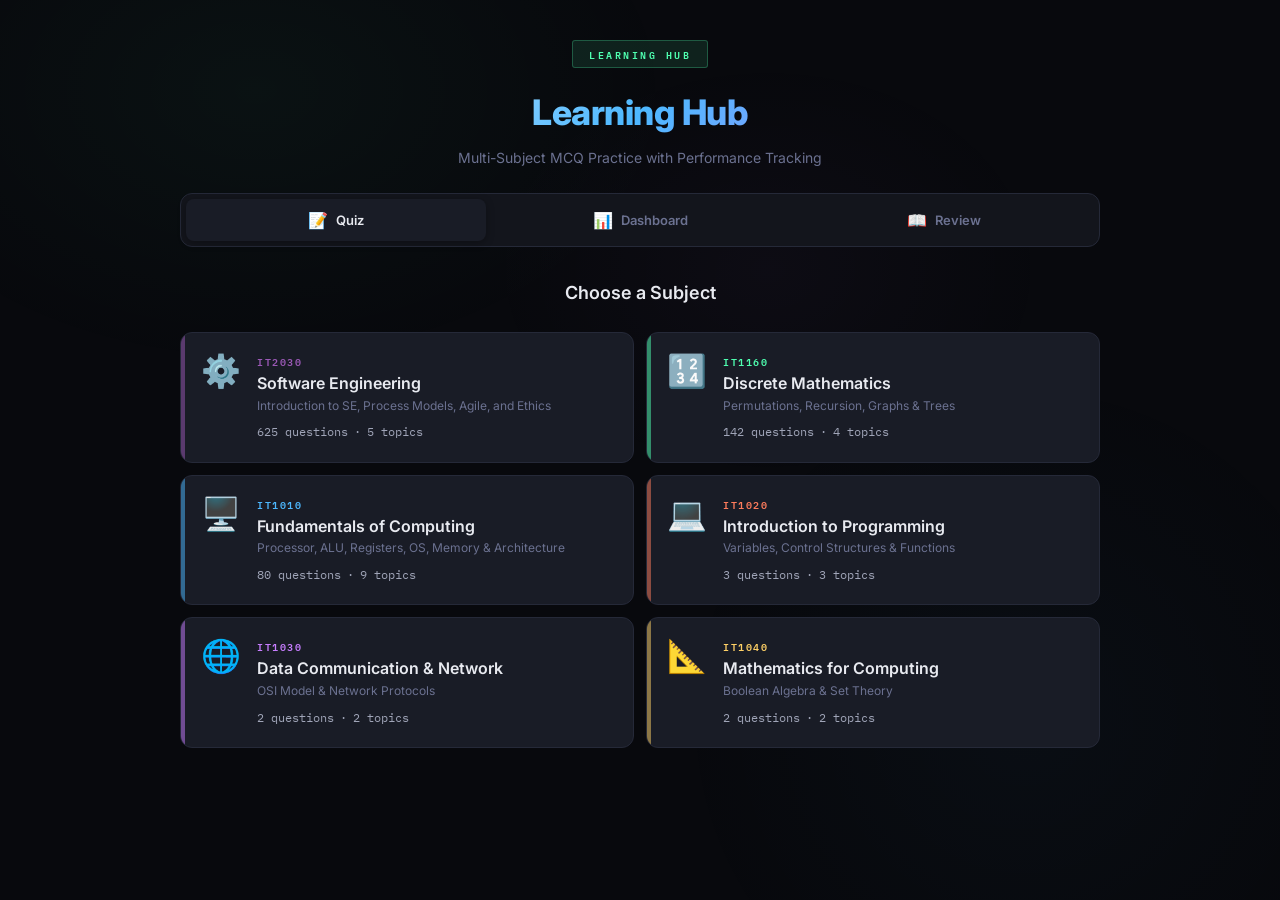
<file: index.html>
<!DOCTYPE html>
<html lang="en">
<head>
  <meta charset="UTF-8">
  <meta name="viewport" content="width=device-width, initial-scale=1.0">
  <title>Learning Hub — MCQ Practice Platform</title>
  <meta name="description" content="Interactive MCQ quiz platform for university courses. Track your performance, identify weak areas, and master multiple subjects.">
  <link rel="stylesheet" href="styles.css">
</head>
<body>

<div id="app">

  <!-- ═══ HEADER ═══ -->
  <header class="app-header">
    <span class="badge" id="headerBadge">LEARNING HUB</span>
    <h1>Learning Hub</h1>
    <p id="headerSubtitle">Multi-Subject MCQ Practice with Performance Tracking</p>
  </header>

  <!-- ═══ NAVIGATION ═══ -->
  <nav class="nav-tabs" id="navTabs">
    <button class="nav-tab active" data-view="quiz" id="tab-quiz">
      <span class="tab-icon">📝</span>
      <span class="tab-label">Quiz</span>
    </button>
    <button class="nav-tab" data-view="dashboard" id="tab-dashboard">
      <span class="tab-icon">📊</span>
      <span class="tab-label">Dashboard</span>
    </button>
    <button class="nav-tab" data-view="review" id="tab-review">
      <span class="tab-icon">📖</span>
      <span class="tab-label">Review</span>
    </button>
  </nav>

  <!-- ═══════════════════════════════════════
       VIEW 1: QUIZ
       ═══════════════════════════════════════ -->
  <section class="view active" id="view-quiz">

    <!-- Subject Selector -->
    <div class="subject-selector" id="subjectSelector">
      <h2>Choose a Subject</h2>
      <div class="subject-grid" id="subjectGrid">
        <!-- Dynamically populated -->
      </div>
    </div>

    <!-- Topic Selector (hidden until subject is chosen) -->
    <div class="topic-selector" id="topicSelector" style="display:none;">
      <div class="topic-selector-header">
        <button class="btn btn-back" id="btnBackToSubjects">← Subjects</button>
        <h2 id="topicSelectorTitle">Choose Topics</h2>
      </div>
      <div class="topic-grid" id="topicGrid">
        <!-- Dynamically populated -->
      </div>

      <div class="quiz-controls">
        <button class="btn btn-primary" id="btnStartQuiz" disabled>
          ▶ Start Quiz
        </button>
        <button class="btn btn-weak" id="btnWeakQuiz" style="display:none;">
          🔥 Focus on Weak Areas
        </button>
        <button class="btn btn-secondary" id="btnQuizSettings">
          ⚙ Settings
        </button>
      </div>

      <!-- Settings Panel (hidden by default) -->
      <div class="settings-panel" id="settingsPanel" style="display:none; margin-top:1rem;">
        <div style="background:var(--card); border:1px solid var(--border); border-radius:var(--radius); padding:1.25rem;">
          <label style="display:flex; align-items:center; gap:10px; font-size:14px; color:var(--text-secondary); cursor:pointer;">
            <span style="color:var(--text);">Questions per quiz:</span>
            <input type="number" id="quizLength" value="10" min="0" max="1000" style="background:var(--surface); border:1px solid var(--border); color:var(--text); padding:6px 12px; border-radius:var(--radius-xs); font-family:inherit; width: 80px; cursor:text;">
            <span style="color:var(--text-secondary); font-size:12px; margin-left:8px;">(Type 0 for All)</span>
          </label>
          <label style="display:flex; align-items:center; gap:10px; font-size:14px; color:var(--text-secondary); margin-top:10px; cursor:pointer;">
            <input type="checkbox" id="shuffleOptions" checked style="accent-color:var(--accent-blue); width:16px; height:16px;">
            <span>Shuffle answer options</span>
          </label>
        </div>
      </div>
    </div>

    <!-- Quiz Area (hidden until quiz starts) -->
    <div class="quiz-area" id="quizArea">

      <!-- Progress -->
      <div class="quiz-progress">
        <div class="progress-bar-track">
          <div class="progress-bar-fill" id="progressFill" style="width:0%"></div>
        </div>
        <span class="progress-text" id="progressText">0 / 0</span>
        <span class="quiz-score-live" id="scoreLive">✓ 0</span>
        <div class="streak-indicator" id="streakIndicator" style="display:none;">
          <span class="streak-fire">🔥</span>
          <span id="streakCount">0</span>
        </div>
      </div>

      <!-- Question -->
      <div id="questionContainer">
        <!-- Dynamically populated -->
      </div>

    </div>

    <!-- Results Screen (hidden until quiz ends) -->
    <div class="results-screen" id="resultsScreen" style="display:none;">
      <!-- Dynamically populated -->
    </div>

  </section>

  <!-- ═══════════════════════════════════════
       VIEW 2: DASHBOARD
       ═══════════════════════════════════════ -->
  <section class="view" id="view-dashboard">

    <div class="dashboard-header">
      <h2>📊 Performance Dashboard</h2>
      <p>Track your progress and identify areas that need more practice</p>
    </div>

    <!-- Overview Stats -->
    <div class="overview-grid" id="overviewGrid">
      <!-- Dynamically populated -->
    </div>

    <!-- Topic Breakdown -->
    <div class="section-title">
      <span class="section-icon">📋</span>
      Topic Breakdown
    </div>
    <div class="topic-breakdown" id="topicBreakdown">
      <!-- Dynamically populated -->
    </div>

    <!-- 🔥 Focus Mode Banner (shown when weak questions exist) -->
    <div class="focus-mode-banner" id="focusBanner" style="display:none;">
      <div class="focus-banner-glow"></div>
      <div class="focus-banner-content">
        <div class="focus-banner-left">
          <span class="focus-banner-icon">🔥</span>
          <div>
            <div class="focus-banner-title">Focus Mode</div>
            <div class="focus-banner-desc" id="focusBannerDesc">You have weak questions that need practice</div>
          </div>
        </div>
        <button class="btn btn-focus" id="btnDashboardFocus">
          ▶ Practice Weak Questions
        </button>
      </div>
    </div>

    <!-- Weak Questions -->
    <div class="weak-questions-section" id="weakQuestionsSection">
      <div class="section-title">
        <span class="section-icon">⚠️</span>
        Weak Questions
        <span style="font-size:12px; color:var(--text-muted); font-weight:400; margin-left:8px;">
          (answered wrong 2+ times)
        </span>
      </div>
      <div class="weak-q-list" id="weakQList">
        <!-- Dynamically populated -->
      </div>
    </div>

    <!-- Reset -->
    <div style="margin-top:2.5rem; text-align:center;">
      <button class="btn btn-danger btn-sm" id="btnResetData">🗑 Reset All Data</button>
    </div>

  </section>

  <!-- ═══════════════════════════════════════
       VIEW 3: REVIEW / HISTORY
       ═══════════════════════════════════════ -->
  <section class="view" id="view-review">

    <div class="review-header">
      <h2>📖 Quiz History</h2>
      <p>Review your past quiz attempts and see detailed results</p>
    </div>

    <div class="history-list" id="historyList">
      <!-- Dynamically populated -->
    </div>

  </section>

</div>

<script src="questions.js"></script>
<script src="app.js"></script>

</body>
</html>
</file>
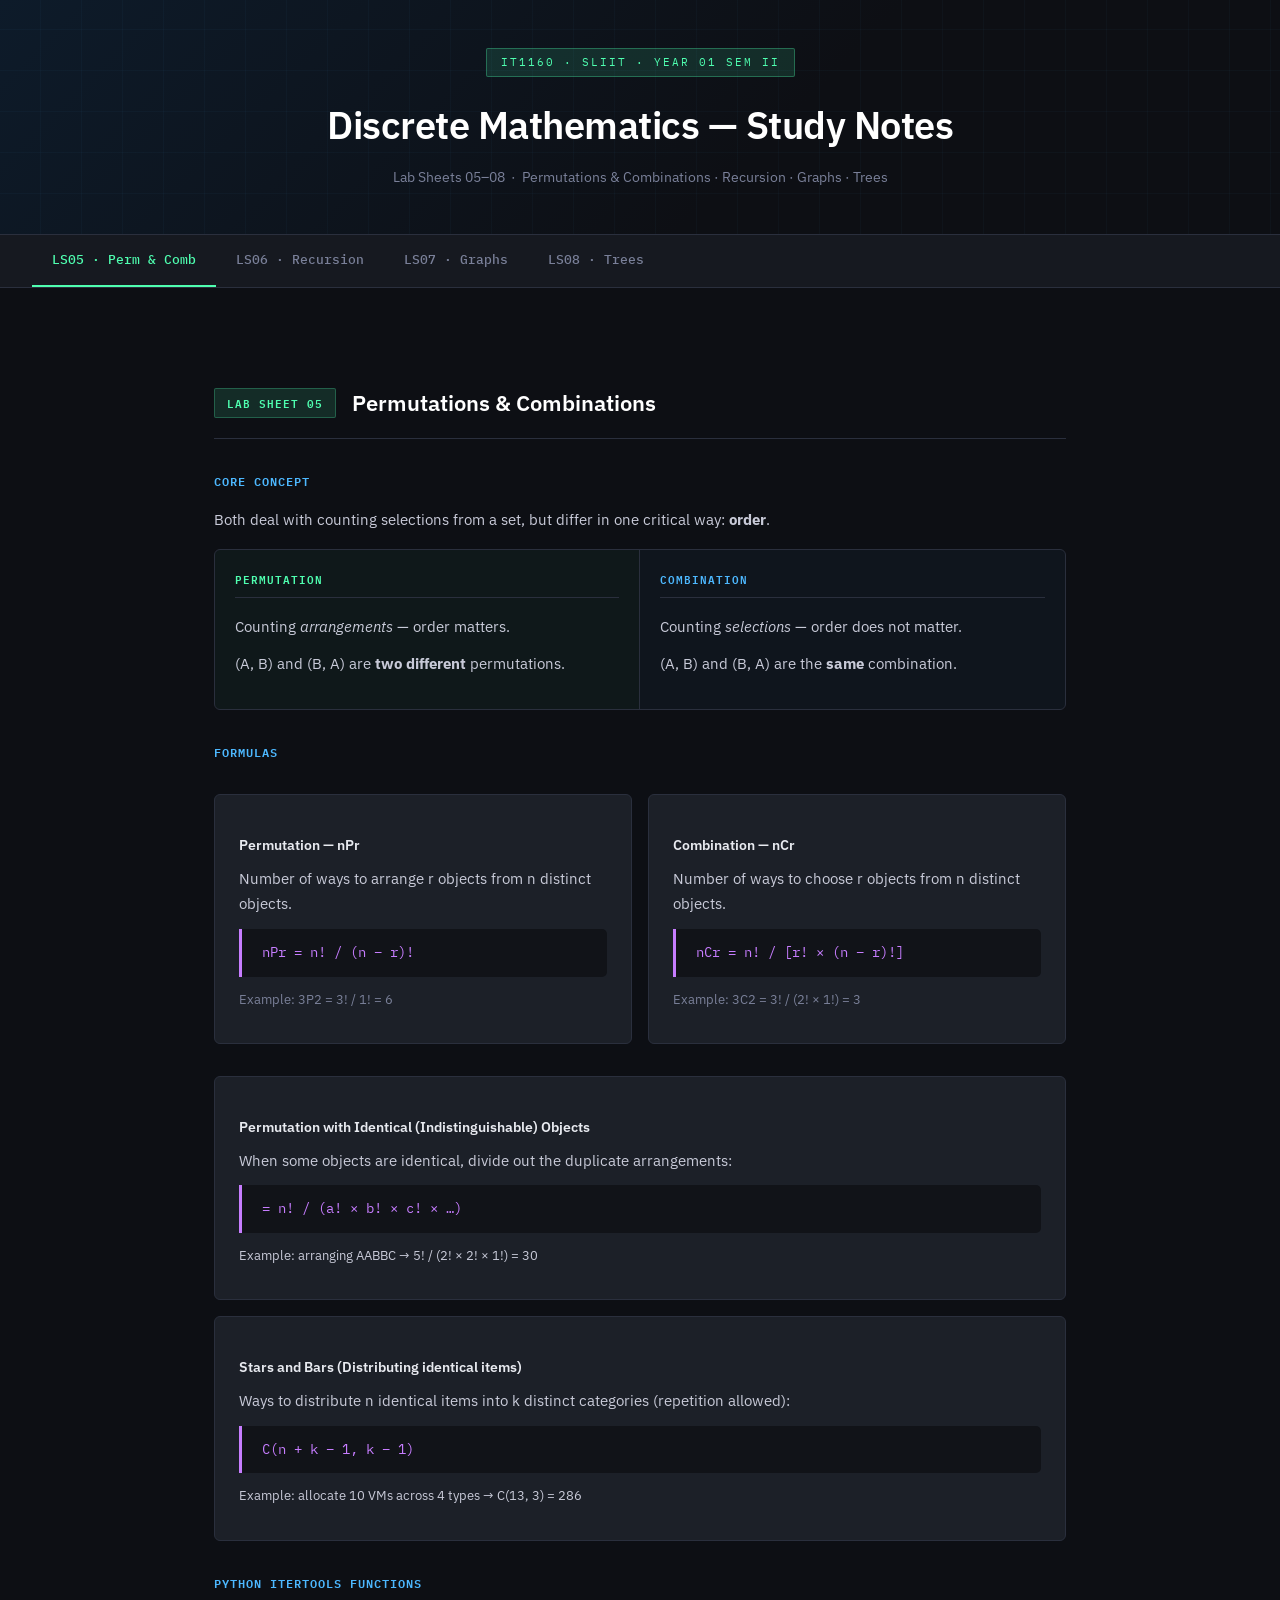
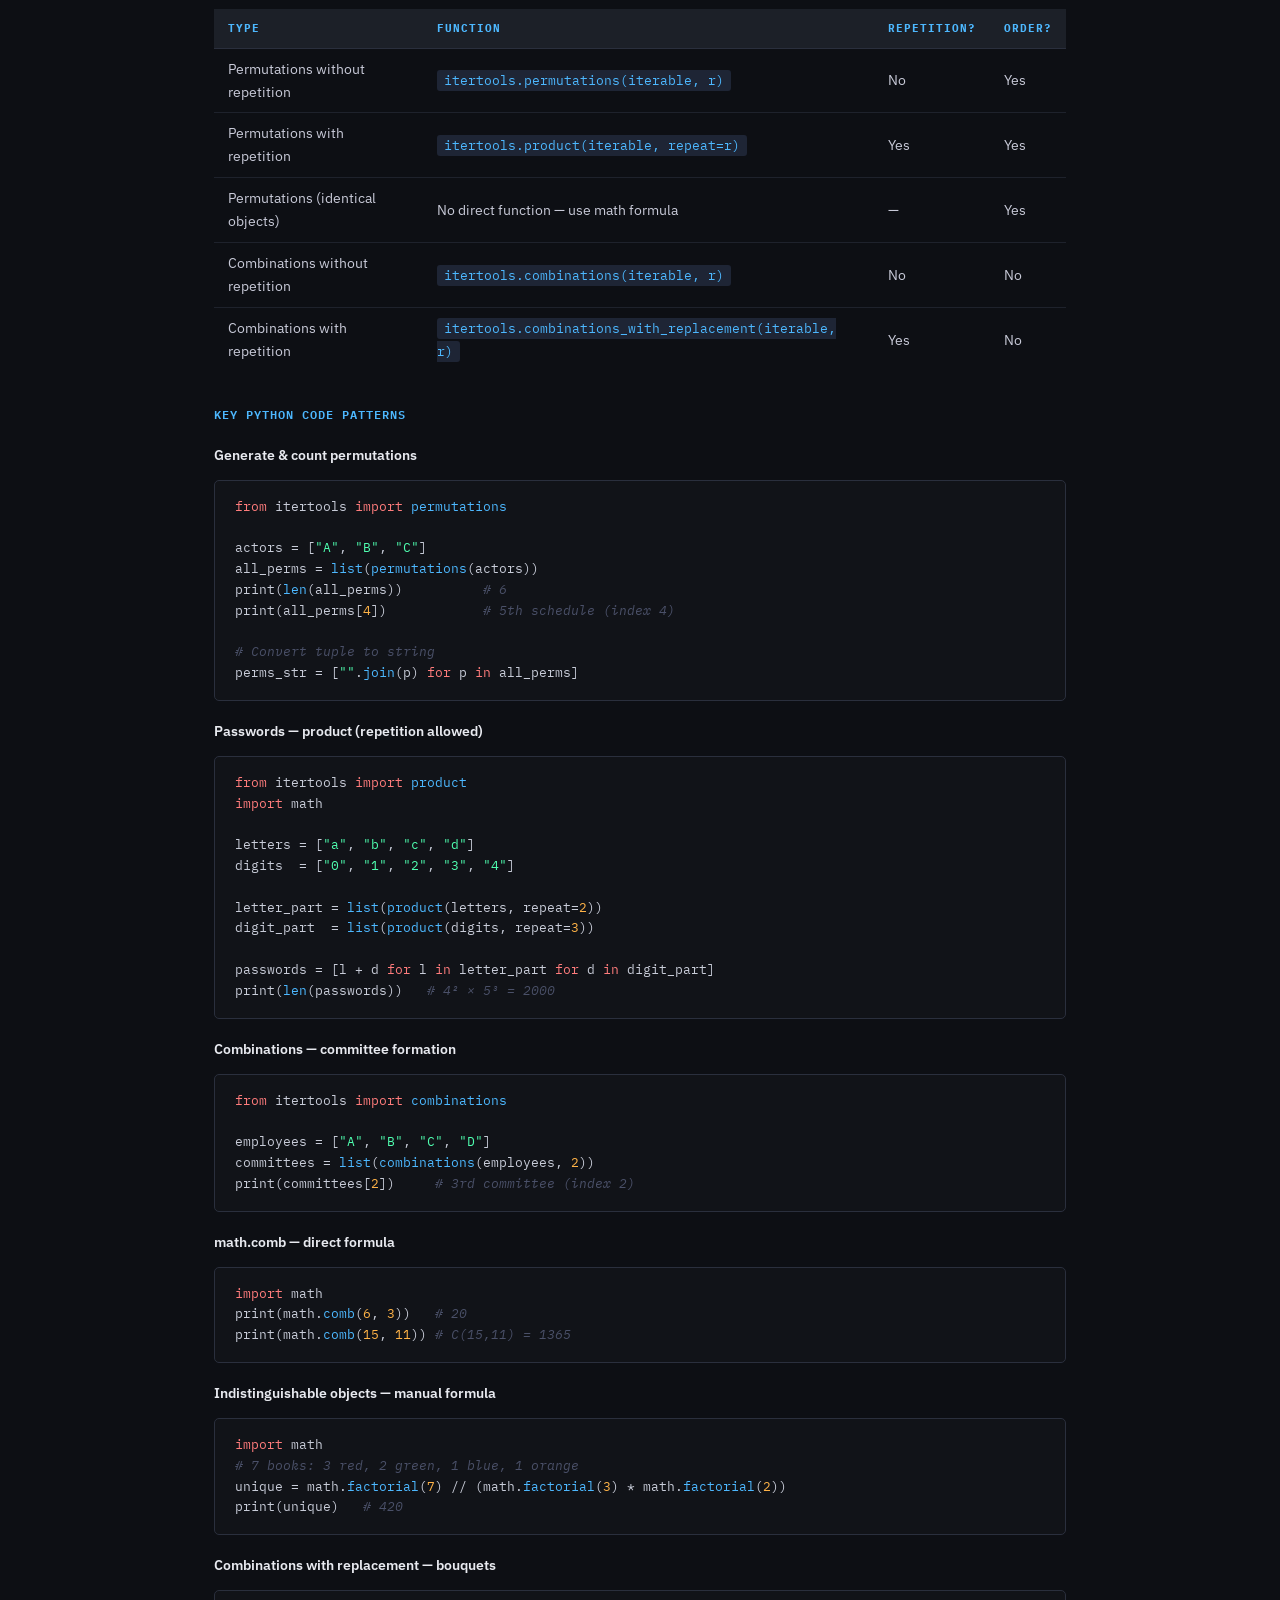
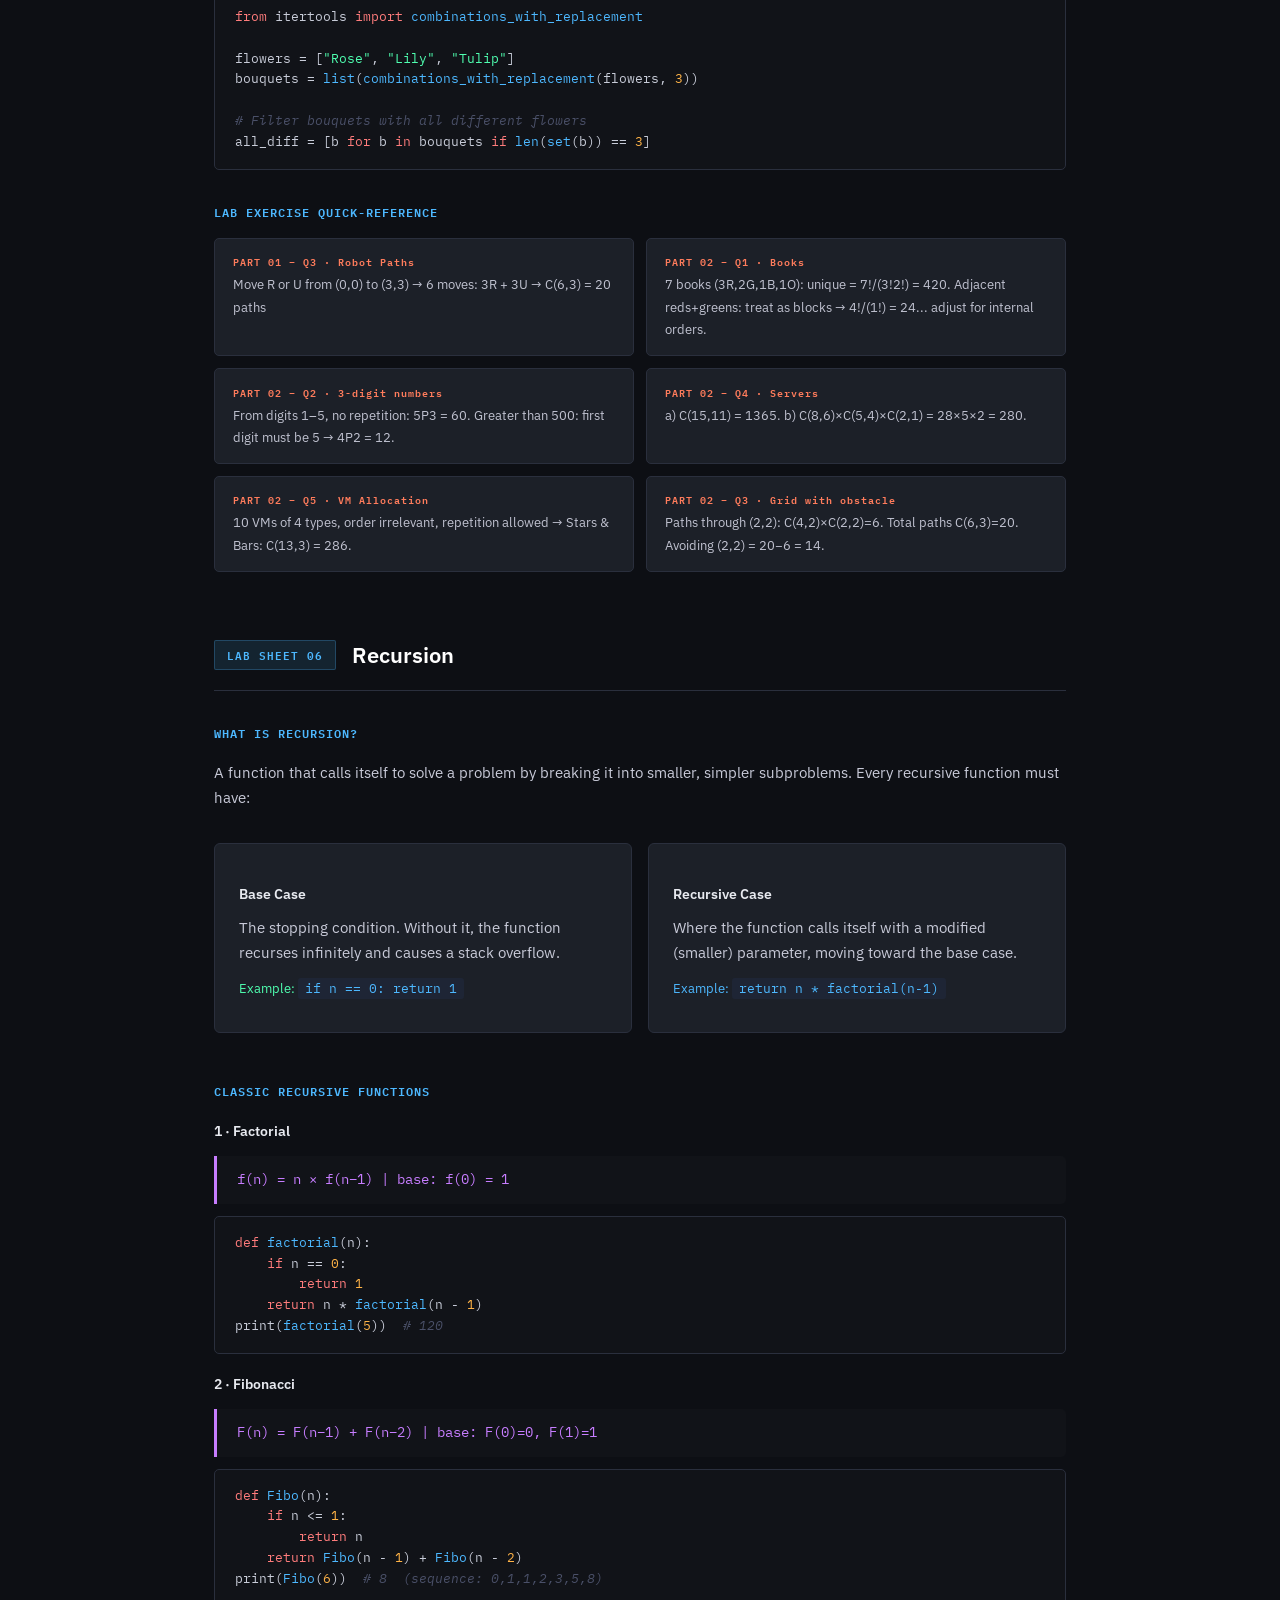
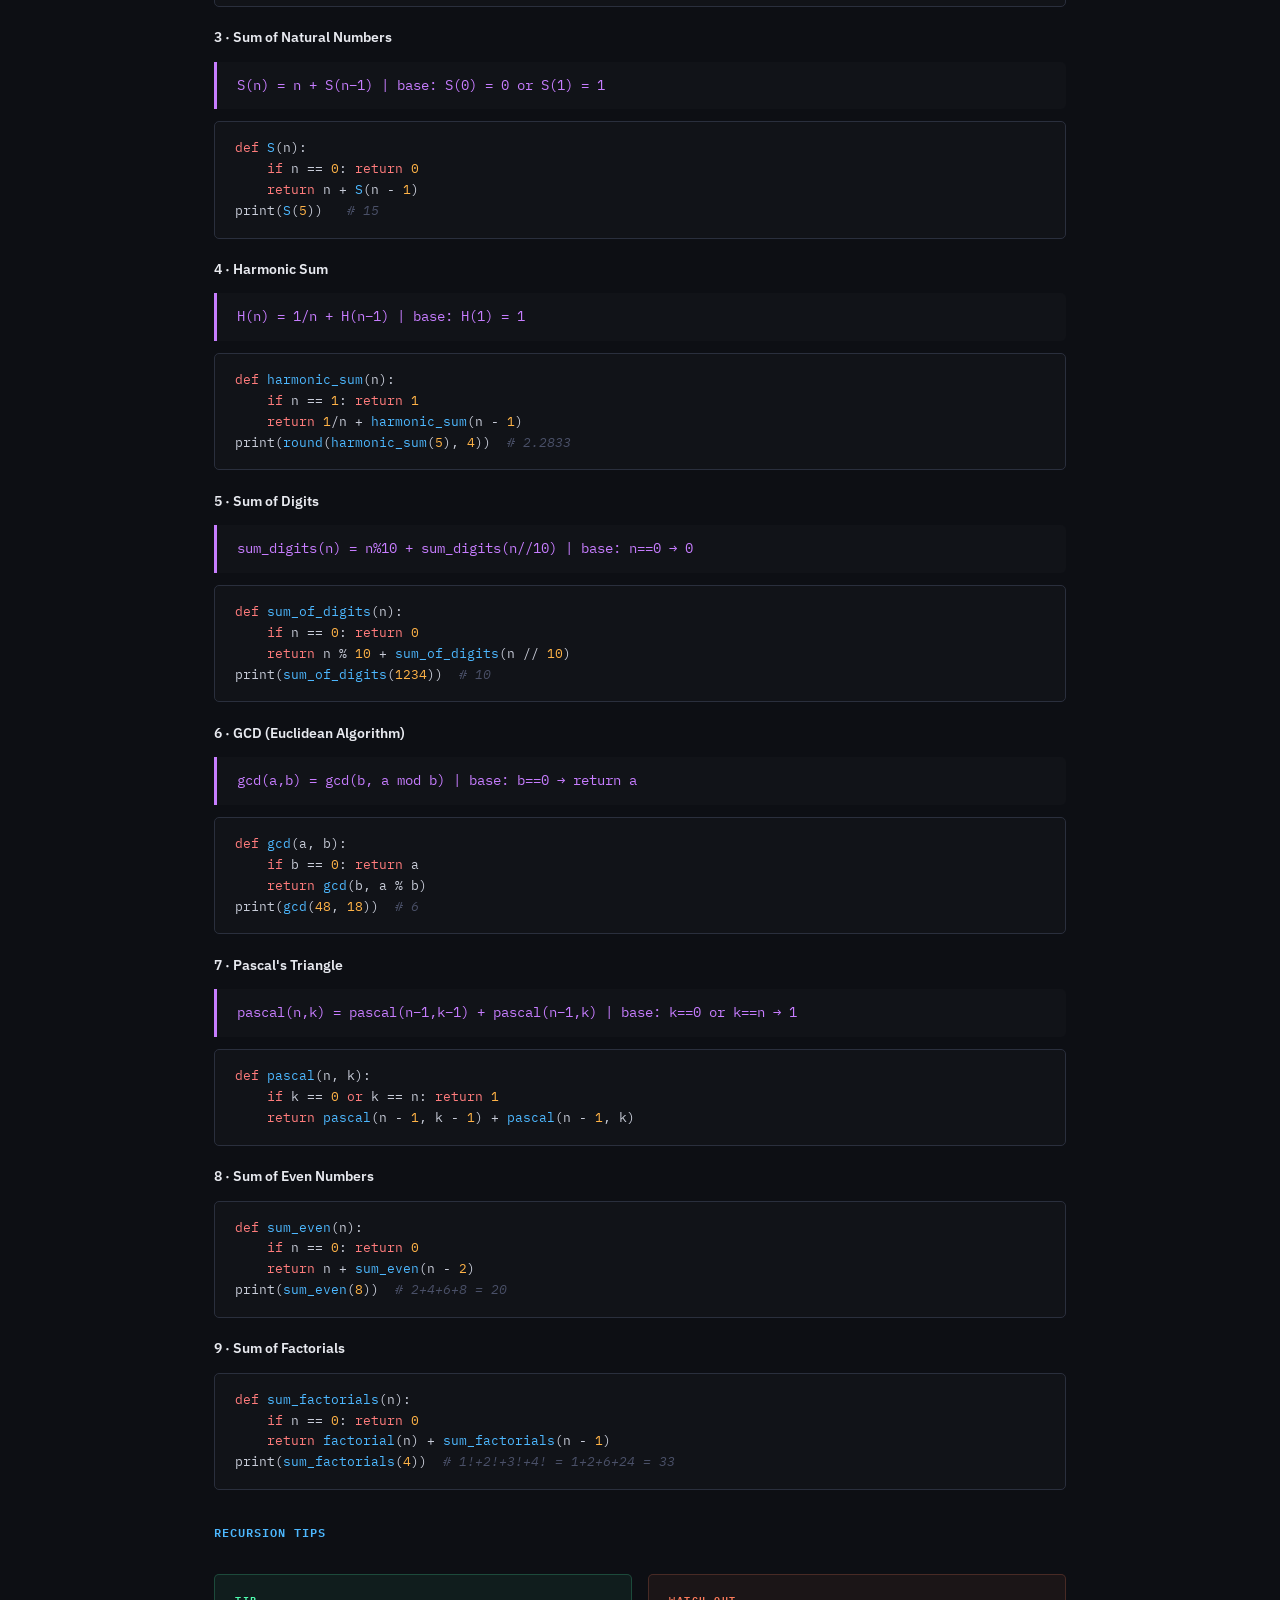
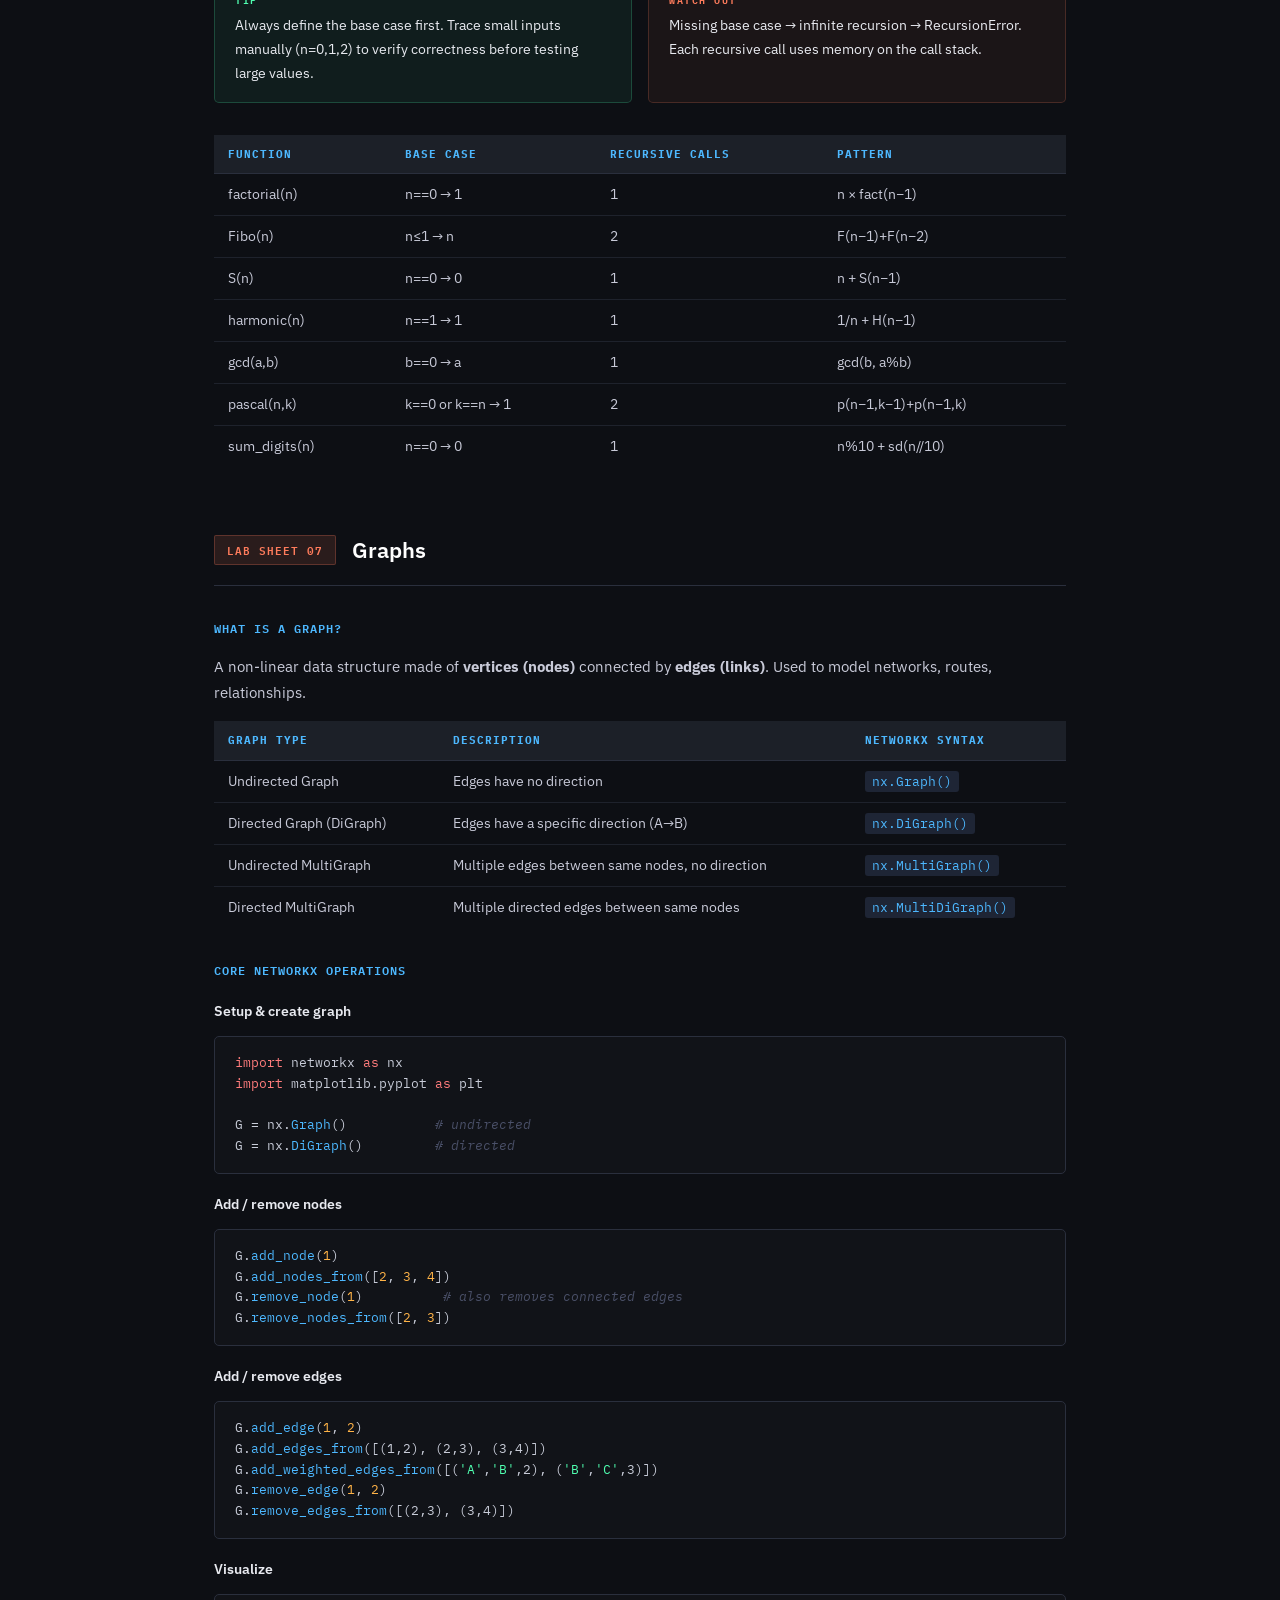
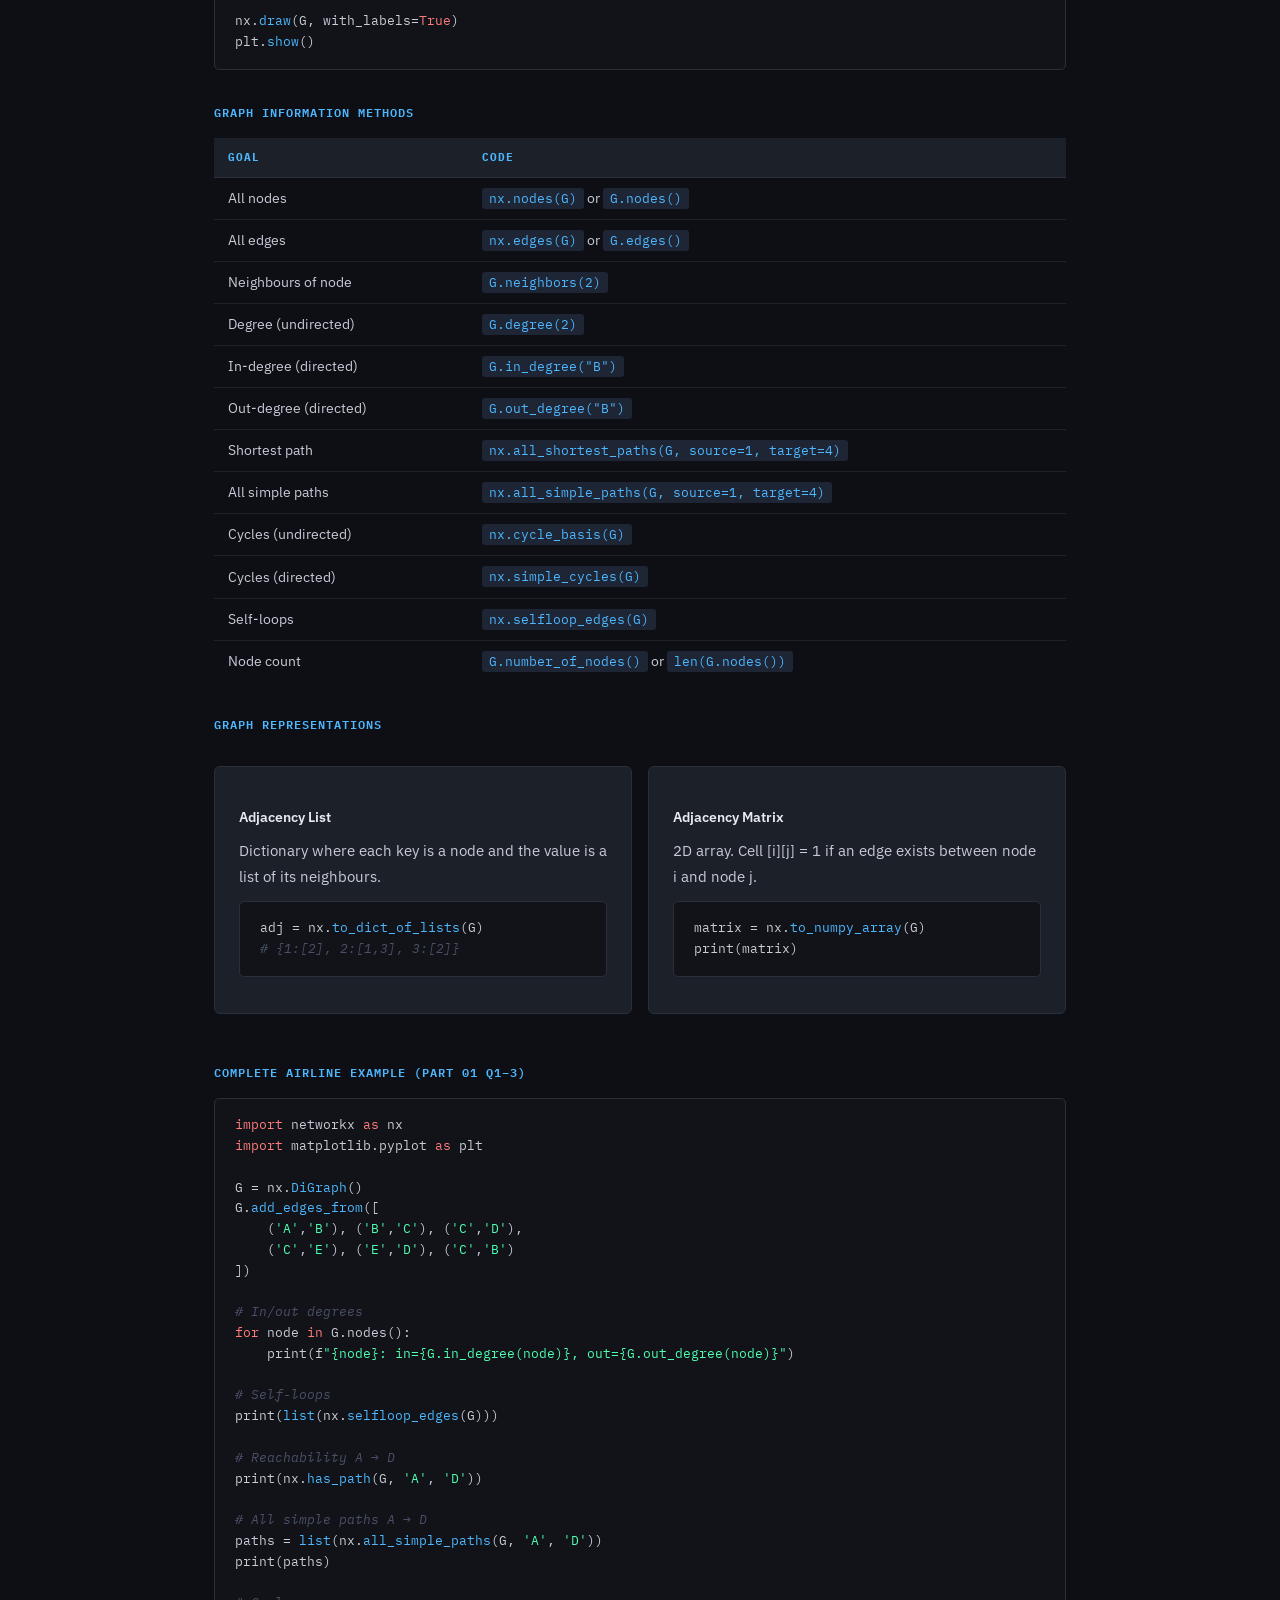
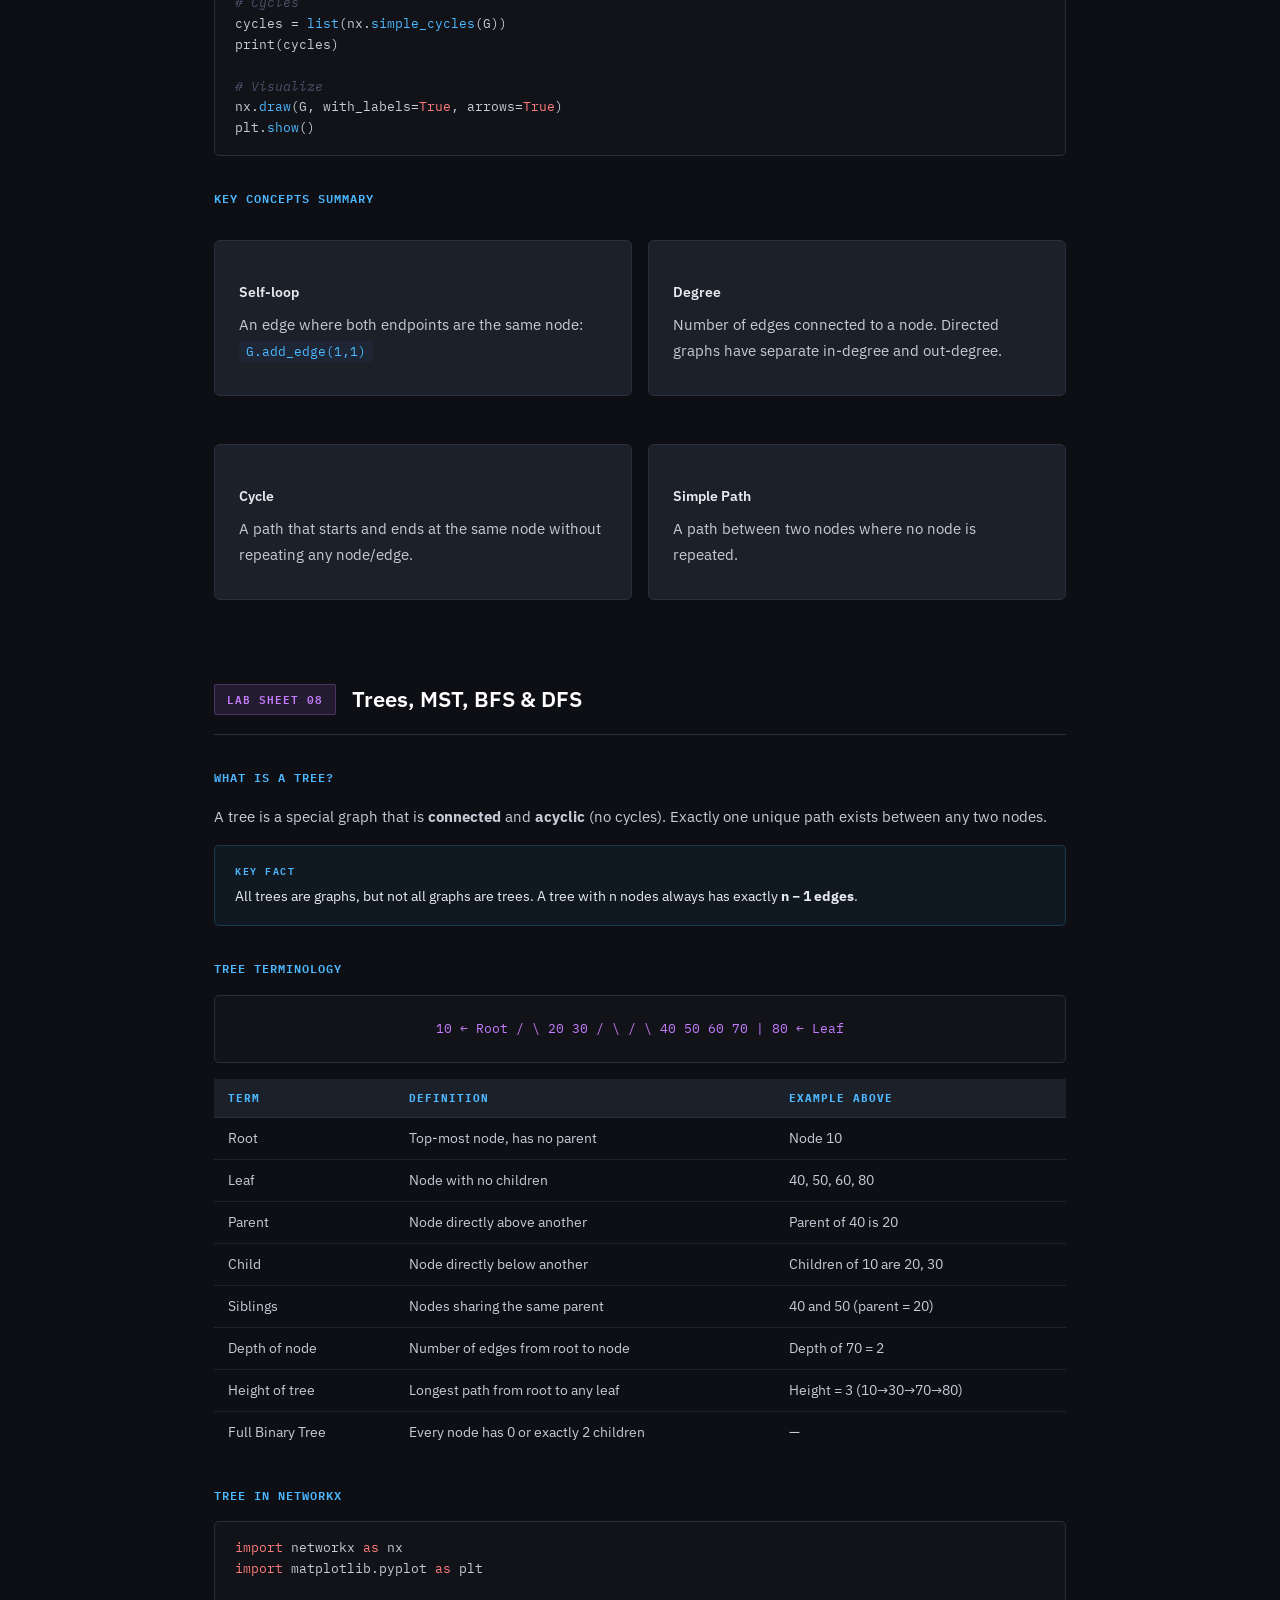
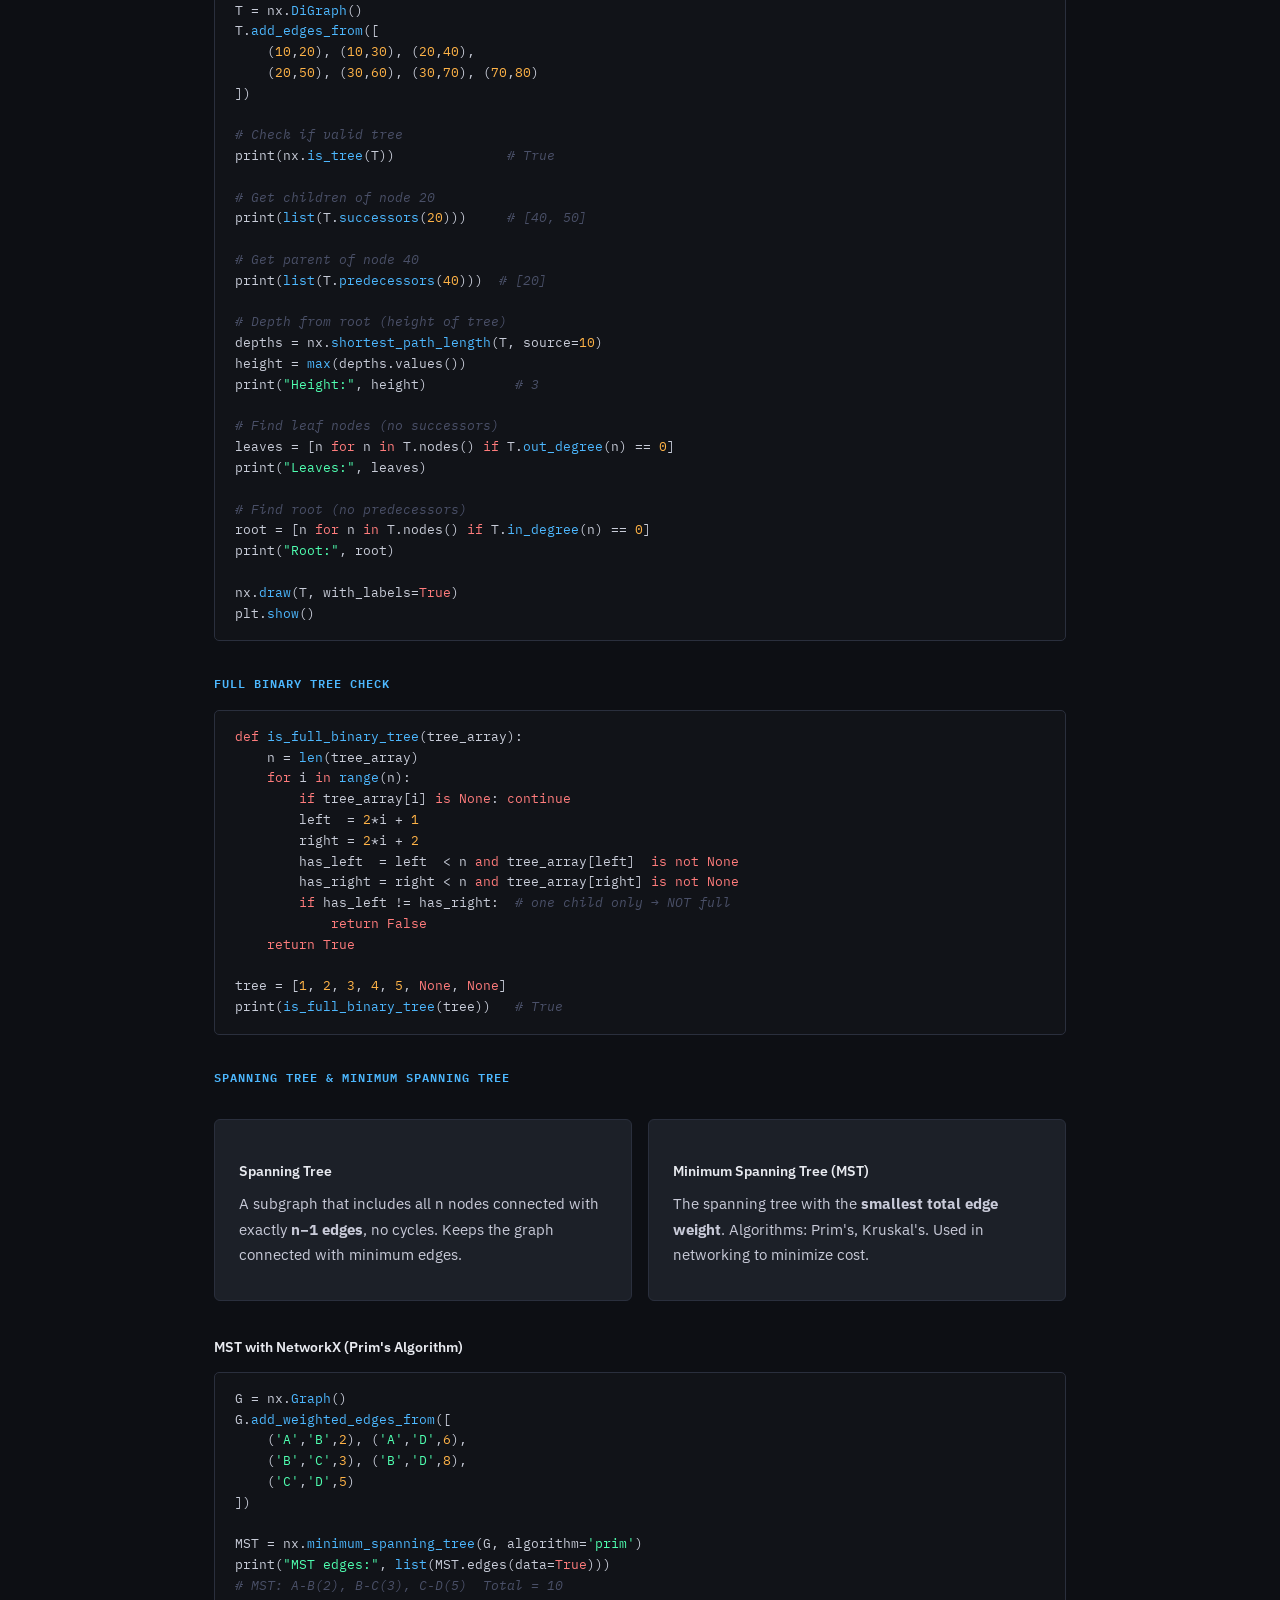
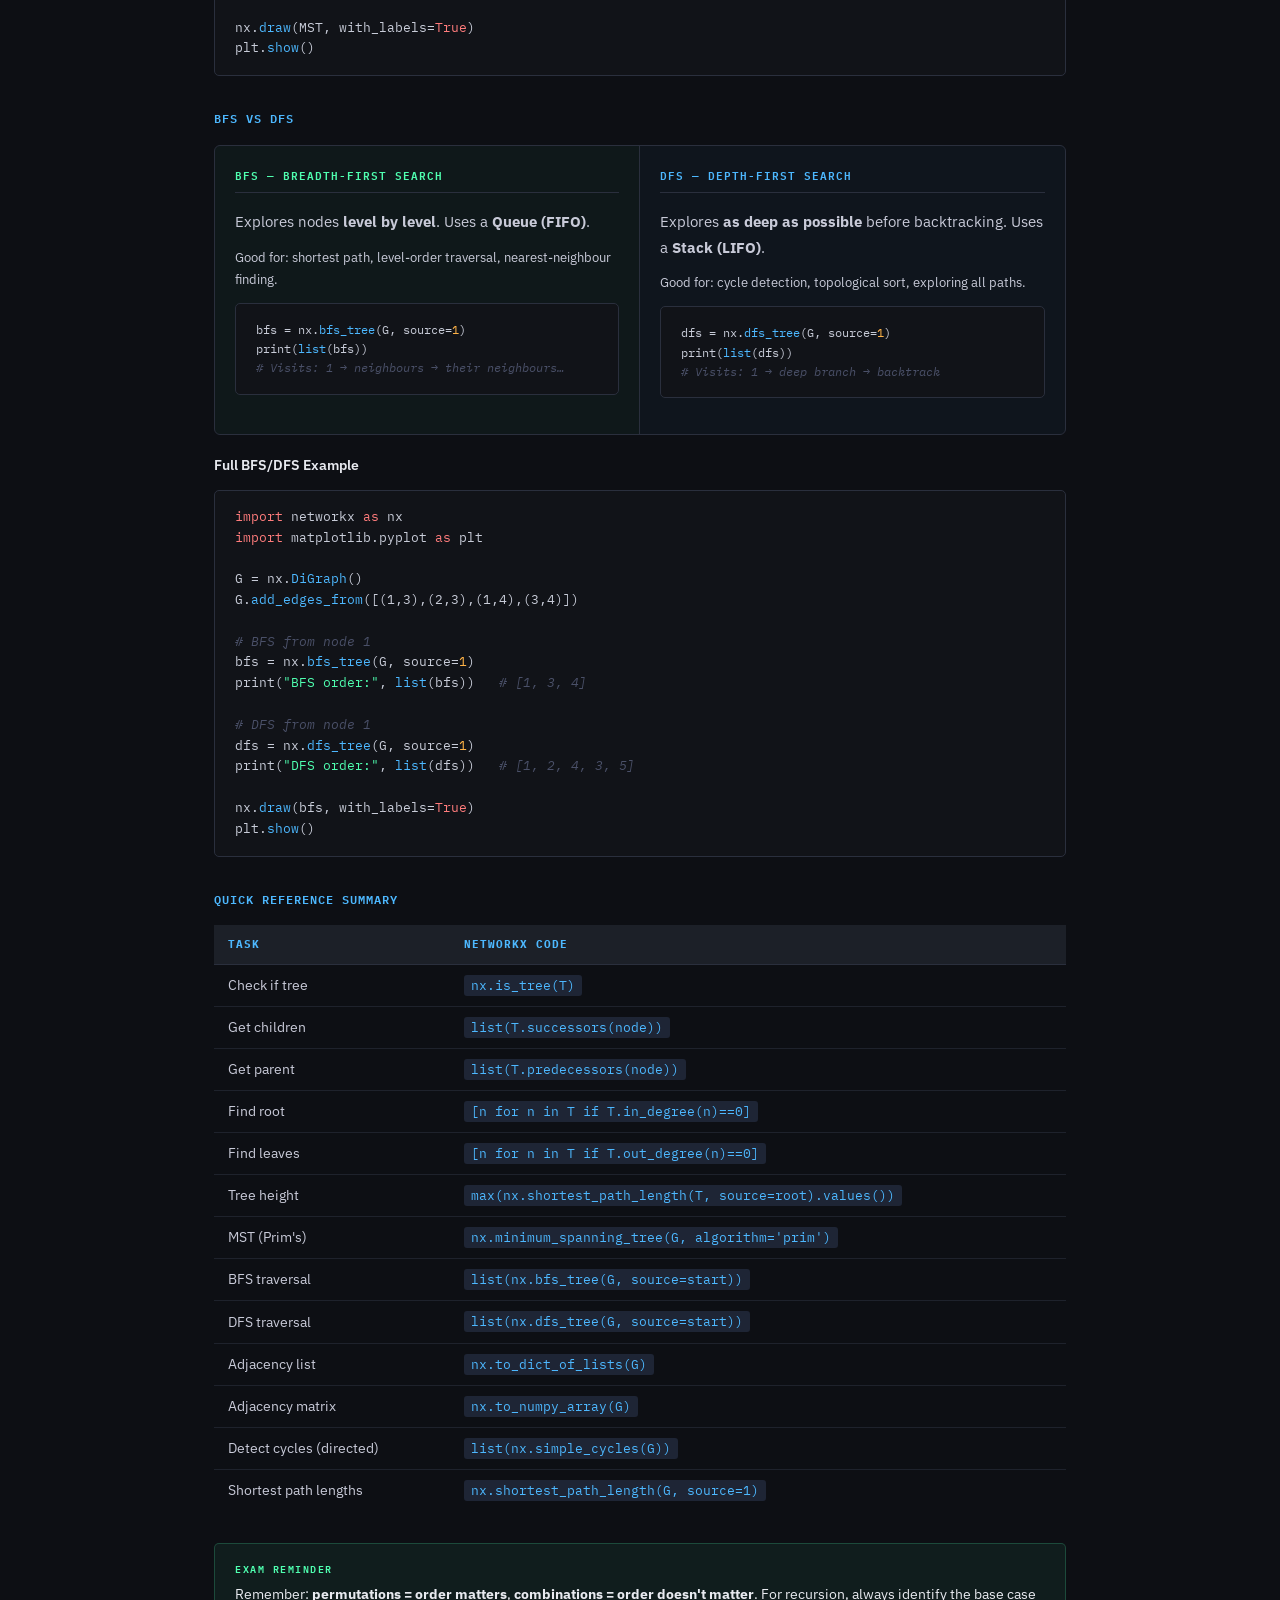
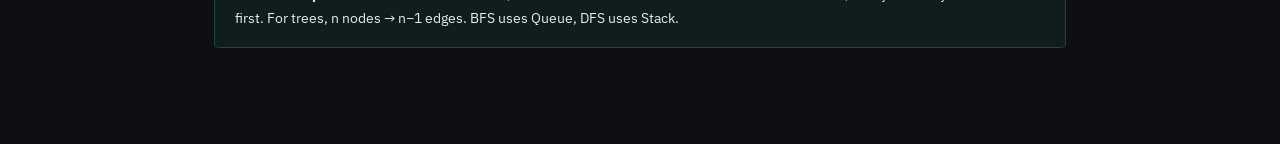
<file: DM_Notes_LabSheets05_08.html>
<!DOCTYPE html>
<html lang="en">
<head>
<meta charset="UTF-8">
<meta name="viewport" content="width=device-width, initial-scale=1.0">
<title>IT1160 – Discrete Mathematics Notes</title>
<link href="https://fonts.googleapis.com/css2?family=IBM+Plex+Mono:wght@400;600&family=IBM+Plex+Sans:wght@300;400;500;600&display=swap" rel="stylesheet">
<style>
  :root {
    --bg: #0d0f14;
    --surface: #161920;
    --card: #1c2028;
    --border: #2a2f3d;
    --accent1: #4fffb0;
    --accent2: #4db8ff;
    --accent3: #ff7c5c;
    --accent4: #c77dff;
    --text: #e8eaf0;
    --muted: #7a8099;
    --code-bg: #111318;
    --tag-bg: #1e2535;
  }
  * { box-sizing: border-box; margin: 0; padding: 0; }
  body {
    background: var(--bg);
    color: var(--text);
    font-family: 'IBM Plex Sans', sans-serif;
    font-size: 15px;
    line-height: 1.7;
  }

  /* --- Header --- */
  header {
    background: linear-gradient(135deg, #0d1b2a 0%, #0d0f14 60%);
    border-bottom: 1px solid var(--border);
    padding: 3rem 2rem 2rem;
    text-align: center;
    position: relative;
    overflow: hidden;
  }
  header::before {
    content: '';
    position: absolute; inset: 0;
    background: repeating-linear-gradient(90deg, transparent, transparent 40px, rgba(77,184,255,0.03) 40px, rgba(77,184,255,0.03) 41px),
                repeating-linear-gradient(0deg, transparent, transparent 40px, rgba(77,184,255,0.03) 40px, rgba(77,184,255,0.03) 41px);
  }
  header .badge {
    display: inline-block;
    background: rgba(79,255,176,0.12);
    color: var(--accent1);
    border: 1px solid rgba(79,255,176,0.3);
    font-family: 'IBM Plex Mono', monospace;
    font-size: 11px;
    letter-spacing: 2px;
    padding: 4px 14px;
    border-radius: 2px;
    margin-bottom: 1rem;
    text-transform: uppercase;
  }
  header h1 {
    font-size: clamp(1.5rem, 4vw, 2.4rem);
    font-weight: 600;
    color: #fff;
    letter-spacing: -0.5px;
    margin-bottom: 0.5rem;
    position: relative;
  }
  header p {
    color: var(--muted);
    font-size: 14px;
  }

  /* --- Nav --- */
  nav {
    background: var(--surface);
    border-bottom: 1px solid var(--border);
    padding: 0 2rem;
    display: flex;
    gap: 0;
    overflow-x: auto;
    position: sticky;
    top: 0;
    z-index: 100;
  }
  nav a {
    color: var(--muted);
    text-decoration: none;
    font-size: 13px;
    font-weight: 500;
    padding: 14px 20px;
    white-space: nowrap;
    border-bottom: 2px solid transparent;
    transition: color 0.2s, border-color 0.2s;
    font-family: 'IBM Plex Mono', monospace;
  }
  nav a:hover { color: var(--text); border-bottom-color: var(--accent2); }
  nav a.l5 { border-bottom-color: var(--accent1); color: var(--accent1); }

  /* --- Layout --- */
  main { max-width: 900px; margin: 0 auto; padding: 2.5rem 1.5rem 5rem; }

  /* --- Section headers --- */
  .lab-header {
    display: flex;
    align-items: center;
    gap: 1rem;
    margin: 3.5rem 0 1.5rem;
    padding-bottom: 1rem;
    border-bottom: 1px solid var(--border);
  }
  .lab-num {
    font-family: 'IBM Plex Mono', monospace;
    font-size: 11px;
    font-weight: 600;
    padding: 5px 12px;
    border-radius: 2px;
    letter-spacing: 1px;
    white-space: nowrap;
  }
  .l5 .lab-num { background: rgba(79,255,176,0.12); color: var(--accent1); border: 1px solid rgba(79,255,176,0.25); }
  .l6 .lab-num { background: rgba(77,184,255,0.12); color: var(--accent2); border: 1px solid rgba(77,184,255,0.25); }
  .l7 .lab-num { background: rgba(255,124,92,0.12); color: var(--accent3); border: 1px solid rgba(255,124,92,0.25); }
  .l8 .lab-num { background: rgba(199,125,255,0.12); color: var(--accent4); border: 1px solid rgba(199,125,255,0.25); }
  .lab-header h2 { font-size: 1.4rem; font-weight: 600; color: #fff; }

  /* --- Sub-section --- */
  .section { margin: 2rem 0; }
  .section h3 {
    font-size: 1rem;
    font-weight: 600;
    color: var(--accent2);
    text-transform: uppercase;
    letter-spacing: 1px;
    margin-bottom: 1rem;
    font-family: 'IBM Plex Mono', monospace;
    font-size: 12px;
  }
  .section h4 {
    font-size: 14px;
    font-weight: 600;
    color: var(--text);
    margin: 1.2rem 0 0.5rem;
  }
  p { margin-bottom: 0.75rem; color: #c8cad8; }

  /* --- Cards --- */
  .card {
    background: var(--card);
    border: 1px solid var(--border);
    border-radius: 6px;
    padding: 1.25rem 1.5rem;
    margin: 1rem 0;
  }
  .card-grid {
    display: grid;
    grid-template-columns: 1fr 1fr;
    gap: 1rem;
    margin: 1rem 0;
  }
  @media (max-width: 600px) { .card-grid { grid-template-columns: 1fr; } }

  /* --- Compare table --- */
  .compare {
    display: grid;
    grid-template-columns: 1fr 1fr;
    gap: 0;
    border: 1px solid var(--border);
    border-radius: 6px;
    overflow: hidden;
    margin: 1rem 0;
  }
  .compare-col { padding: 1.25rem; }
  .compare-col:first-child { border-right: 1px solid var(--border); background: rgba(79,255,176,0.04); }
  .compare-col:last-child { background: rgba(77,184,255,0.04); }
  .compare-title {
    font-family: 'IBM Plex Mono', monospace;
    font-size: 11px;
    font-weight: 600;
    letter-spacing: 1px;
    margin-bottom: 1rem;
    padding-bottom: 8px;
    border-bottom: 1px solid var(--border);
  }
  .compare-col:first-child .compare-title { color: var(--accent1); }
  .compare-col:last-child .compare-title { color: var(--accent2); }

  /* --- Code --- */
  pre, code {
    font-family: 'IBM Plex Mono', monospace;
  }
  pre {
    background: var(--code-bg);
    border: 1px solid var(--border);
    border-radius: 5px;
    padding: 1rem 1.25rem;
    overflow-x: auto;
    font-size: 13px;
    line-height: 1.6;
    margin: 0.75rem 0 1rem;
    color: #c8ccd8;
  }
  .kw { color: #ff7c7c; }
  .fn { color: #4db8ff; }
  .str { color: #4fffb0; }
  .cm { color: #4a5068; font-style: italic; }
  .num { color: #ffb347; }
  code {
    background: var(--tag-bg);
    color: var(--accent2);
    padding: 2px 7px;
    border-radius: 3px;
    font-size: 13px;
  }

  /* --- Formula box --- */
  .formula {
    background: var(--code-bg);
    border-left: 3px solid var(--accent4);
    border-radius: 0 5px 5px 0;
    padding: 0.75rem 1.25rem;
    font-family: 'IBM Plex Mono', monospace;
    font-size: 14px;
    color: var(--accent4);
    margin: 0.75rem 0;
  }

  /* --- Table --- */
  table { width: 100%; border-collapse: collapse; margin: 1rem 0; font-size: 13.5px; }
  th {
    background: var(--card);
    color: var(--accent2);
    font-family: 'IBM Plex Mono', monospace;
    font-size: 11px;
    letter-spacing: 1px;
    text-transform: uppercase;
    padding: 10px 14px;
    text-align: left;
    border-bottom: 1px solid var(--border);
  }
  td { padding: 9px 14px; border-bottom: 1px solid rgba(42,47,61,0.6); color: #c8cad8; }
  tr:last-child td { border-bottom: none; }
  tr:hover td { background: rgba(255,255,255,0.02); }

  /* --- Bullet list --- */
  ul { list-style: none; padding: 0; margin: 0.5rem 0; }
  ul li { padding: 5px 0 5px 22px; color: #c8cad8; position: relative; }
  ul li::before { content: '›'; position: absolute; left: 6px; color: var(--accent1); font-weight: 600; }
  ol { padding-left: 1.5rem; margin: 0.5rem 0; }
  ol li { padding: 4px 0; color: #c8cad8; }

  /* --- Info boxes --- */
  .info-box {
    border-radius: 5px;
    padding: 1rem 1.25rem;
    margin: 1rem 0;
    font-size: 14px;
  }
  .info-box.tip { background: rgba(79,255,176,0.06); border: 1px solid rgba(79,255,176,0.2); }
  .info-box.warn { background: rgba(255,124,92,0.06); border: 1px solid rgba(255,124,92,0.2); }
  .info-box.note { background: rgba(77,184,255,0.06); border: 1px solid rgba(77,184,255,0.2); }
  .info-box .label {
    font-family: 'IBM Plex Mono', monospace;
    font-size: 10px;
    font-weight: 600;
    letter-spacing: 1.5px;
    display: block;
    margin-bottom: 6px;
  }
  .tip .label { color: var(--accent1); }
  .warn .label { color: var(--accent3); }
  .note .label { color: var(--accent2); }

  /* --- Divider --- */
  hr { border: none; border-top: 1px solid var(--border); margin: 2rem 0; }

  /* --- Tag chips --- */
  .chip {
    display: inline-block;
    background: var(--tag-bg);
    border: 1px solid var(--border);
    border-radius: 3px;
    font-family: 'IBM Plex Mono', monospace;
    font-size: 11px;
    padding: 3px 9px;
    margin: 2px;
    color: var(--muted);
  }

  /* --- Exercise boxes --- */
  .ex-grid { display: grid; grid-template-columns: 1fr 1fr; gap: 0.75rem; margin: 1rem 0; }
  @media (max-width: 600px) { .ex-grid { grid-template-columns: 1fr; } }
  .ex-box {
    background: var(--card);
    border: 1px solid var(--border);
    border-radius: 5px;
    padding: 0.9rem 1.1rem;
    font-size: 13px;
  }
  .ex-box .ex-label {
    font-family: 'IBM Plex Mono', monospace;
    font-size: 10px;
    color: var(--accent3);
    letter-spacing: 1px;
    font-weight: 600;
    margin-bottom: 4px;
  }
  .ex-box p { font-size: 13px; margin: 0; color: #c0c2d0; }

  /* tree diagram */
  .tree-visual {
    background: var(--code-bg);
    border: 1px solid var(--border);
    border-radius: 5px;
    padding: 1.25rem;
    font-family: 'IBM Plex Mono', monospace;
    font-size: 13px;
    color: var(--accent4);
    line-height: 2;
    text-align: center;
    margin: 1rem 0;
  }
</style>
</head>
<body>

<header>
  <div class="badge">IT1160 · SLIIT · Year 01 Sem II</div>
  <h1>Discrete Mathematics — Study Notes</h1>
  <p>Lab Sheets 05–08 &nbsp;·&nbsp; Permutations &amp; Combinations · Recursion · Graphs · Trees</p>
</header>

<nav>
  <a href="#lab05" class="l5">LS05 · Perm &amp; Comb</a>
  <a href="#lab06">LS06 · Recursion</a>
  <a href="#lab07">LS07 · Graphs</a>
  <a href="#lab08">LS08 · Trees</a>
</nav>

<main>

<!-- ======================================================= LAB 05 -->
<div id="lab05" class="lab-header l5">
  <span class="lab-num">LAB SHEET 05</span>
  <h2>Permutations &amp; Combinations</h2>
</div>

<div class="section">
  <h3>Core Concept</h3>
  <p>Both deal with counting selections from a set, but differ in one critical way: <strong>order</strong>.</p>

  <div class="compare">
    <div class="compare-col">
      <div class="compare-title">PERMUTATION</div>
      <p>Counting <em>arrangements</em> — order matters.</p>
      <p>(A, B) and (B, A) are <strong>two different</strong> permutations.</p>
    </div>
    <div class="compare-col">
      <div class="compare-title">COMBINATION</div>
      <p>Counting <em>selections</em> — order does not matter.</p>
      <p>(A, B) and (B, A) are the <strong>same</strong> combination.</p>
    </div>
  </div>
</div>

<div class="section">
  <h3>Formulas</h3>
  <div class="card-grid">
    <div class="card">
      <h4>Permutation — nPr</h4>
      <p>Number of ways to arrange r objects from n distinct objects.</p>
      <div class="formula">nPr = n! / (n − r)!</div>
      <p style="font-size:13px; color:var(--muted);">Example: 3P2 = 3! / 1! = 6</p>
    </div>
    <div class="card">
      <h4>Combination — nCr</h4>
      <p>Number of ways to choose r objects from n distinct objects.</p>
      <div class="formula">nCr = n! / [r! × (n − r)!]</div>
      <p style="font-size:13px; color:var(--muted);">Example: 3C2 = 3! / (2! × 1!) = 3</p>
    </div>
  </div>

  <div class="card">
    <h4>Permutation with Identical (Indistinguishable) Objects</h4>
    <p>When some objects are identical, divide out the duplicate arrangements:</p>
    <div class="formula">= n! / (a! × b! × c! × …)</div>
    <p style="font-size:13px;">Example: arranging AABBC → 5! / (2! × 2! × 1!) = 30</p>
  </div>

  <div class="card">
    <h4>Stars and Bars (Distributing identical items)</h4>
    <p>Ways to distribute n identical items into k distinct categories (repetition allowed):</p>
    <div class="formula">C(n + k − 1, k − 1)</div>
    <p style="font-size:13px;">Example: allocate 10 VMs across 4 types → C(13, 3) = 286</p>
  </div>
</div>

<div class="section">
  <h3>Python itertools Functions</h3>
  <table>
    <thead><tr><th>Type</th><th>Function</th><th>Repetition?</th><th>Order?</th></tr></thead>
    <tbody>
      <tr><td>Permutations without repetition</td><td><code>itertools.permutations(iterable, r)</code></td><td>No</td><td>Yes</td></tr>
      <tr><td>Permutations with repetition</td><td><code>itertools.product(iterable, repeat=r)</code></td><td>Yes</td><td>Yes</td></tr>
      <tr><td>Permutations (identical objects)</td><td>No direct function — use math formula</td><td>—</td><td>Yes</td></tr>
      <tr><td>Combinations without repetition</td><td><code>itertools.combinations(iterable, r)</code></td><td>No</td><td>No</td></tr>
      <tr><td>Combinations with repetition</td><td><code>itertools.combinations_with_replacement(iterable, r)</code></td><td>Yes</td><td>No</td></tr>
    </tbody>
  </table>
</div>

<div class="section">
  <h3>Key Python Code Patterns</h3>

  <h4>Generate &amp; count permutations</h4>
<pre><span class="kw">from</span> itertools <span class="kw">import</span> <span class="fn">permutations</span>

actors = [<span class="str">"A"</span>, <span class="str">"B"</span>, <span class="str">"C"</span>]
all_perms = <span class="fn">list</span>(<span class="fn">permutations</span>(actors))
print(<span class="fn">len</span>(all_perms))          <span class="cm"># 6</span>
print(all_perms[<span class="num">4</span>])            <span class="cm"># 5th schedule (index 4)</span>

<span class="cm"># Convert tuple to string</span>
perms_str = [<span class="str">""</span>.<span class="fn">join</span>(p) <span class="kw">for</span> p <span class="kw">in</span> all_perms]</pre>

  <h4>Passwords — product (repetition allowed)</h4>
<pre><span class="kw">from</span> itertools <span class="kw">import</span> <span class="fn">product</span>
<span class="kw">import</span> math

letters = [<span class="str">"a"</span>, <span class="str">"b"</span>, <span class="str">"c"</span>, <span class="str">"d"</span>]
digits  = [<span class="str">"0"</span>, <span class="str">"1"</span>, <span class="str">"2"</span>, <span class="str">"3"</span>, <span class="str">"4"</span>]

letter_part = <span class="fn">list</span>(<span class="fn">product</span>(letters, repeat=<span class="num">2</span>))
digit_part  = <span class="fn">list</span>(<span class="fn">product</span>(digits, repeat=<span class="num">3</span>))

passwords = [l + d <span class="kw">for</span> l <span class="kw">in</span> letter_part <span class="kw">for</span> d <span class="kw">in</span> digit_part]
print(<span class="fn">len</span>(passwords))   <span class="cm"># 4² × 5³ = 2000</span></pre>

  <h4>Combinations — committee formation</h4>
<pre><span class="kw">from</span> itertools <span class="kw">import</span> <span class="fn">combinations</span>

employees = [<span class="str">"A"</span>, <span class="str">"B"</span>, <span class="str">"C"</span>, <span class="str">"D"</span>]
committees = <span class="fn">list</span>(<span class="fn">combinations</span>(employees, <span class="num">2</span>))
print(committees[<span class="num">2</span>])     <span class="cm"># 3rd committee (index 2)</span></pre>

  <h4>math.comb — direct formula</h4>
<pre><span class="kw">import</span> math
print(math.<span class="fn">comb</span>(<span class="num">6</span>, <span class="num">3</span>))   <span class="cm"># 20</span>
print(math.<span class="fn">comb</span>(<span class="num">15</span>, <span class="num">11</span>)) <span class="cm"># C(15,11) = 1365</span></pre>

  <h4>Indistinguishable objects — manual formula</h4>
<pre><span class="kw">import</span> math
<span class="cm"># 7 books: 3 red, 2 green, 1 blue, 1 orange</span>
unique = math.<span class="fn">factorial</span>(<span class="num">7</span>) // (math.<span class="fn">factorial</span>(<span class="num">3</span>) * math.<span class="fn">factorial</span>(<span class="num">2</span>))
print(unique)   <span class="cm"># 420</span></pre>

  <h4>Combinations with replacement — bouquets</h4>
<pre><span class="kw">from</span> itertools <span class="kw">import</span> <span class="fn">combinations_with_replacement</span>

flowers = [<span class="str">"Rose"</span>, <span class="str">"Lily"</span>, <span class="str">"Tulip"</span>]
bouquets = <span class="fn">list</span>(<span class="fn">combinations_with_replacement</span>(flowers, <span class="num">3</span>))

<span class="cm"># Filter bouquets with all different flowers</span>
all_diff = [b <span class="kw">for</span> b <span class="kw">in</span> bouquets <span class="kw">if</span> <span class="fn">len</span>(<span class="fn">set</span>(b)) == <span class="num">3</span>]</pre>
</div>

<div class="section">
  <h3>Lab Exercise Quick-Reference</h3>
  <div class="ex-grid">
    <div class="ex-box"><div class="ex-label">PART 01 – Q3 · Robot Paths</div><p>Move R or U from (0,0) to (3,3) → 6 moves: 3R + 3U → C(6,3) = 20 paths</p></div>
    <div class="ex-box"><div class="ex-label">PART 02 – Q1 · Books</div><p>7 books (3R,2G,1B,1O): unique = 7!/(3!2!) = 420. Adjacent reds+greens: treat as blocks → 4!/(1!) = 24... adjust for internal orders.</p></div>
    <div class="ex-box"><div class="ex-label">PART 02 – Q2 · 3-digit numbers</div><p>From digits 1–5, no repetition: 5P3 = 60. Greater than 500: first digit must be 5 → 4P2 = 12.</p></div>
    <div class="ex-box"><div class="ex-label">PART 02 – Q4 · Servers</div><p>a) C(15,11) = 1365. b) C(8,6)×C(5,4)×C(2,1) = 28×5×2 = 280.</p></div>
    <div class="ex-box"><div class="ex-label">PART 02 – Q5 · VM Allocation</div><p>10 VMs of 4 types, order irrelevant, repetition allowed → Stars &amp; Bars: C(13,3) = 286.</p></div>
    <div class="ex-box"><div class="ex-label">PART 02 – Q3 · Grid with obstacle</div><p>Paths through (2,2): C(4,2)×C(2,2)=6. Total paths C(6,3)=20. Avoiding (2,2) = 20−6 = 14.</p></div>
  </div>
</div>


<!-- ======================================================= LAB 06 -->
<div id="lab06" class="lab-header l6" style="margin-top:4rem;">
  <span class="lab-num">LAB SHEET 06</span>
  <h2>Recursion</h2>
</div>

<div class="section">
  <h3>What is Recursion?</h3>
  <p>A function that calls itself to solve a problem by breaking it into smaller, simpler subproblems. Every recursive function must have:</p>
  <div class="card-grid">
    <div class="card">
      <h4>Base Case</h4>
      <p>The stopping condition. Without it, the function recurses infinitely and causes a stack overflow.</p>
      <p style="font-size:13px; color:var(--accent1);">Example: <code>if n == 0: return 1</code></p>
    </div>
    <div class="card">
      <h4>Recursive Case</h4>
      <p>Where the function calls itself with a modified (smaller) parameter, moving toward the base case.</p>
      <p style="font-size:13px; color:var(--accent2);">Example: <code>return n * factorial(n-1)</code></p>
    </div>
  </div>
</div>

<div class="section">
  <h3>Classic Recursive Functions</h3>

  <h4>1 · Factorial</h4>
  <div class="formula">f(n) = n × f(n−1)  |  base: f(0) = 1</div>
<pre><span class="kw">def</span> <span class="fn">factorial</span>(n):
    <span class="kw">if</span> n == <span class="num">0</span>:
        <span class="kw">return</span> <span class="num">1</span>
    <span class="kw">return</span> n * <span class="fn">factorial</span>(n - <span class="num">1</span>)
print(<span class="fn">factorial</span>(<span class="num">5</span>))  <span class="cm"># 120</span></pre>

  <h4>2 · Fibonacci</h4>
  <div class="formula">F(n) = F(n−1) + F(n−2)  |  base: F(0)=0, F(1)=1</div>
<pre><span class="kw">def</span> <span class="fn">Fibo</span>(n):
    <span class="kw">if</span> n &lt;= <span class="num">1</span>:
        <span class="kw">return</span> n
    <span class="kw">return</span> <span class="fn">Fibo</span>(n - <span class="num">1</span>) + <span class="fn">Fibo</span>(n - <span class="num">2</span>)
print(<span class="fn">Fibo</span>(<span class="num">6</span>))  <span class="cm"># 8  (sequence: 0,1,1,2,3,5,8)</span></pre>

  <h4>3 · Sum of Natural Numbers</h4>
  <div class="formula">S(n) = n + S(n−1)  |  base: S(0) = 0 or S(1) = 1</div>
<pre><span class="kw">def</span> <span class="fn">S</span>(n):
    <span class="kw">if</span> n == <span class="num">0</span>: <span class="kw">return</span> <span class="num">0</span>
    <span class="kw">return</span> n + <span class="fn">S</span>(n - <span class="num">1</span>)
print(<span class="fn">S</span>(<span class="num">5</span>))   <span class="cm"># 15</span></pre>

  <h4>4 · Harmonic Sum</h4>
  <div class="formula">H(n) = 1/n + H(n−1)  |  base: H(1) = 1</div>
<pre><span class="kw">def</span> <span class="fn">harmonic_sum</span>(n):
    <span class="kw">if</span> n == <span class="num">1</span>: <span class="kw">return</span> <span class="num">1</span>
    <span class="kw">return</span> <span class="num">1</span>/n + <span class="fn">harmonic_sum</span>(n - <span class="num">1</span>)
print(<span class="fn">round</span>(<span class="fn">harmonic_sum</span>(<span class="num">5</span>), <span class="num">4</span>))  <span class="cm"># 2.2833</span></pre>

  <h4>5 · Sum of Digits</h4>
  <div class="formula">sum_digits(n) = n%10 + sum_digits(n//10)  |  base: n==0 → 0</div>
<pre><span class="kw">def</span> <span class="fn">sum_of_digits</span>(n):
    <span class="kw">if</span> n == <span class="num">0</span>: <span class="kw">return</span> <span class="num">0</span>
    <span class="kw">return</span> n % <span class="num">10</span> + <span class="fn">sum_of_digits</span>(n // <span class="num">10</span>)
print(<span class="fn">sum_of_digits</span>(<span class="num">1234</span>))  <span class="cm"># 10</span></pre>

  <h4>6 · GCD (Euclidean Algorithm)</h4>
  <div class="formula">gcd(a,b) = gcd(b, a mod b)  |  base: b==0 → return a</div>
<pre><span class="kw">def</span> <span class="fn">gcd</span>(a, b):
    <span class="kw">if</span> b == <span class="num">0</span>: <span class="kw">return</span> a
    <span class="kw">return</span> <span class="fn">gcd</span>(b, a % b)
print(<span class="fn">gcd</span>(<span class="num">48</span>, <span class="num">18</span>))  <span class="cm"># 6</span></pre>

  <h4>7 · Pascal's Triangle</h4>
  <div class="formula">pascal(n,k) = pascal(n−1,k−1) + pascal(n−1,k)  |  base: k==0 or k==n → 1</div>
<pre><span class="kw">def</span> <span class="fn">pascal</span>(n, k):
    <span class="kw">if</span> k == <span class="num">0</span> <span class="kw">or</span> k == n: <span class="kw">return</span> <span class="num">1</span>
    <span class="kw">return</span> <span class="fn">pascal</span>(n - <span class="num">1</span>, k - <span class="num">1</span>) + <span class="fn">pascal</span>(n - <span class="num">1</span>, k)</pre>

  <h4>8 · Sum of Even Numbers</h4>
<pre><span class="kw">def</span> <span class="fn">sum_even</span>(n):
    <span class="kw">if</span> n == <span class="num">0</span>: <span class="kw">return</span> <span class="num">0</span>
    <span class="kw">return</span> n + <span class="fn">sum_even</span>(n - <span class="num">2</span>)
print(<span class="fn">sum_even</span>(<span class="num">8</span>))  <span class="cm"># 2+4+6+8 = 20</span></pre>

  <h4>9 · Sum of Factorials</h4>
<pre><span class="kw">def</span> <span class="fn">sum_factorials</span>(n):
    <span class="kw">if</span> n == <span class="num">0</span>: <span class="kw">return</span> <span class="num">0</span>
    <span class="kw">return</span> <span class="fn">factorial</span>(n) + <span class="fn">sum_factorials</span>(n - <span class="num">1</span>)
print(<span class="fn">sum_factorials</span>(<span class="num">4</span>))  <span class="cm"># 1!+2!+3!+4! = 1+2+6+24 = 33</span></pre>
</div>

<div class="section">
  <h3>Recursion Tips</h3>
  <div class="card-grid">
    <div class="info-box tip">
      <span class="label">TIP</span>
      Always define the base case first. Trace small inputs manually (n=0,1,2) to verify correctness before testing large values.
    </div>
    <div class="info-box warn">
      <span class="label">WATCH OUT</span>
      Missing base case → infinite recursion → RecursionError. Each recursive call uses memory on the call stack.
    </div>
  </div>

  <table>
    <thead><tr><th>Function</th><th>Base Case</th><th>Recursive Calls</th><th>Pattern</th></tr></thead>
    <tbody>
      <tr><td>factorial(n)</td><td>n==0 → 1</td><td>1</td><td>n × fact(n−1)</td></tr>
      <tr><td>Fibo(n)</td><td>n≤1 → n</td><td>2</td><td>F(n−1)+F(n−2)</td></tr>
      <tr><td>S(n)</td><td>n==0 → 0</td><td>1</td><td>n + S(n−1)</td></tr>
      <tr><td>harmonic(n)</td><td>n==1 → 1</td><td>1</td><td>1/n + H(n−1)</td></tr>
      <tr><td>gcd(a,b)</td><td>b==0 → a</td><td>1</td><td>gcd(b, a%b)</td></tr>
      <tr><td>pascal(n,k)</td><td>k==0 or k==n → 1</td><td>2</td><td>p(n−1,k−1)+p(n−1,k)</td></tr>
      <tr><td>sum_digits(n)</td><td>n==0 → 0</td><td>1</td><td>n%10 + sd(n//10)</td></tr>
    </tbody>
  </table>
</div>


<!-- ======================================================= LAB 07 -->
<div id="lab07" class="lab-header l7" style="margin-top:4rem;">
  <span class="lab-num">LAB SHEET 07</span>
  <h2>Graphs</h2>
</div>

<div class="section">
  <h3>What is a Graph?</h3>
  <p>A non-linear data structure made of <strong>vertices (nodes)</strong> connected by <strong>edges (links)</strong>. Used to model networks, routes, relationships.</p>

  <table>
    <thead><tr><th>Graph Type</th><th>Description</th><th>NetworkX Syntax</th></tr></thead>
    <tbody>
      <tr><td>Undirected Graph</td><td>Edges have no direction</td><td><code>nx.Graph()</code></td></tr>
      <tr><td>Directed Graph (DiGraph)</td><td>Edges have a specific direction (A→B)</td><td><code>nx.DiGraph()</code></td></tr>
      <tr><td>Undirected MultiGraph</td><td>Multiple edges between same nodes, no direction</td><td><code>nx.MultiGraph()</code></td></tr>
      <tr><td>Directed MultiGraph</td><td>Multiple directed edges between same nodes</td><td><code>nx.MultiDiGraph()</code></td></tr>
    </tbody>
  </table>
</div>

<div class="section">
  <h3>Core NetworkX Operations</h3>

  <h4>Setup &amp; create graph</h4>
<pre><span class="kw">import</span> networkx <span class="kw">as</span> nx
<span class="kw">import</span> matplotlib.pyplot <span class="kw">as</span> plt

G = nx.<span class="fn">Graph</span>()           <span class="cm"># undirected</span>
G = nx.<span class="fn">DiGraph</span>()         <span class="cm"># directed</span></pre>

  <h4>Add / remove nodes</h4>
<pre>G.<span class="fn">add_node</span>(<span class="num">1</span>)
G.<span class="fn">add_nodes_from</span>([<span class="num">2</span>, <span class="num">3</span>, <span class="num">4</span>])
G.<span class="fn">remove_node</span>(<span class="num">1</span>)          <span class="cm"># also removes connected edges</span>
G.<span class="fn">remove_nodes_from</span>([<span class="num">2</span>, <span class="num">3</span>])</pre>

  <h4>Add / remove edges</h4>
<pre>G.<span class="fn">add_edge</span>(<span class="num">1</span>, <span class="num">2</span>)
G.<span class="fn">add_edges_from</span>([(1,2), (2,3), (3,4)])
G.<span class="fn">add_weighted_edges_from</span>([(<span class="str">'A'</span>,<span class="str">'B'</span>,2), (<span class="str">'B'</span>,<span class="str">'C'</span>,3)])
G.<span class="fn">remove_edge</span>(<span class="num">1</span>, <span class="num">2</span>)
G.<span class="fn">remove_edges_from</span>([(2,3), (3,4)])</pre>

  <h4>Visualize</h4>
<pre>nx.<span class="fn">draw</span>(G, with_labels=<span class="kw">True</span>)
plt.<span class="fn">show</span>()</pre>
</div>

<div class="section">
  <h3>Graph Information Methods</h3>
  <table>
    <thead><tr><th>Goal</th><th>Code</th></tr></thead>
    <tbody>
      <tr><td>All nodes</td><td><code>nx.nodes(G)</code> or <code>G.nodes()</code></td></tr>
      <tr><td>All edges</td><td><code>nx.edges(G)</code> or <code>G.edges()</code></td></tr>
      <tr><td>Neighbours of node</td><td><code>G.neighbors(2)</code></td></tr>
      <tr><td>Degree (undirected)</td><td><code>G.degree(2)</code></td></tr>
      <tr><td>In-degree (directed)</td><td><code>G.in_degree("B")</code></td></tr>
      <tr><td>Out-degree (directed)</td><td><code>G.out_degree("B")</code></td></tr>
      <tr><td>Shortest path</td><td><code>nx.all_shortest_paths(G, source=1, target=4)</code></td></tr>
      <tr><td>All simple paths</td><td><code>nx.all_simple_paths(G, source=1, target=4)</code></td></tr>
      <tr><td>Cycles (undirected)</td><td><code>nx.cycle_basis(G)</code></td></tr>
      <tr><td>Cycles (directed)</td><td><code>nx.simple_cycles(G)</code></td></tr>
      <tr><td>Self-loops</td><td><code>nx.selfloop_edges(G)</code></td></tr>
      <tr><td>Node count</td><td><code>G.number_of_nodes()</code> or <code>len(G.nodes())</code></td></tr>
    </tbody>
  </table>
</div>

<div class="section">
  <h3>Graph Representations</h3>

  <div class="card-grid">
    <div class="card">
      <h4>Adjacency List</h4>
      <p>Dictionary where each key is a node and the value is a list of its neighbours.</p>
<pre style="margin-top:0.5rem">adj = nx.<span class="fn">to_dict_of_lists</span>(G)
<span class="cm"># {1:[2], 2:[1,3], 3:[2]}</span></pre>
    </div>
    <div class="card">
      <h4>Adjacency Matrix</h4>
      <p>2D array. Cell [i][j] = 1 if an edge exists between node i and node j.</p>
<pre style="margin-top:0.5rem">matrix = nx.<span class="fn">to_numpy_array</span>(G)
print(matrix)</pre>
    </div>
  </div>
</div>

<div class="section">
  <h3>Complete Airline Example (Part 01 Q1–3)</h3>
<pre><span class="kw">import</span> networkx <span class="kw">as</span> nx
<span class="kw">import</span> matplotlib.pyplot <span class="kw">as</span> plt

G = nx.<span class="fn">DiGraph</span>()
G.<span class="fn">add_edges_from</span>([
    (<span class="str">'A'</span>,<span class="str">'B'</span>), (<span class="str">'B'</span>,<span class="str">'C'</span>), (<span class="str">'C'</span>,<span class="str">'D'</span>),
    (<span class="str">'C'</span>,<span class="str">'E'</span>), (<span class="str">'E'</span>,<span class="str">'D'</span>), (<span class="str">'C'</span>,<span class="str">'B'</span>)
])

<span class="cm"># In/out degrees</span>
<span class="kw">for</span> node <span class="kw">in</span> G.nodes():
    print(f<span class="str">"{node}: in={G.in_degree(node)}, out={G.out_degree(node)}"</span>)

<span class="cm"># Self-loops</span>
print(<span class="fn">list</span>(nx.<span class="fn">selfloop_edges</span>(G)))

<span class="cm"># Reachability A → D</span>
print(nx.<span class="fn">has_path</span>(G, <span class="str">'A'</span>, <span class="str">'D'</span>))

<span class="cm"># All simple paths A → D</span>
paths = <span class="fn">list</span>(nx.<span class="fn">all_simple_paths</span>(G, <span class="str">'A'</span>, <span class="str">'D'</span>))
print(paths)

<span class="cm"># Cycles</span>
cycles = <span class="fn">list</span>(nx.<span class="fn">simple_cycles</span>(G))
print(cycles)

<span class="cm"># Visualize</span>
nx.<span class="fn">draw</span>(G, with_labels=<span class="kw">True</span>, arrows=<span class="kw">True</span>)
plt.<span class="fn">show</span>()</pre>
</div>

<div class="section">
  <h3>Key Concepts Summary</h3>
  <div class="card-grid">
    <div class="card">
      <h4>Self-loop</h4>
      <p>An edge where both endpoints are the same node: <code>G.add_edge(1,1)</code></p>
    </div>
    <div class="card">
      <h4>Degree</h4>
      <p>Number of edges connected to a node. Directed graphs have separate in-degree and out-degree.</p>
    </div>
    <div class="card">
      <h4>Cycle</h4>
      <p>A path that starts and ends at the same node without repeating any node/edge.</p>
    </div>
    <div class="card">
      <h4>Simple Path</h4>
      <p>A path between two nodes where no node is repeated.</p>
    </div>
  </div>
</div>


<!-- ======================================================= LAB 08 -->
<div id="lab08" class="lab-header l8" style="margin-top:4rem;">
  <span class="lab-num">LAB SHEET 08</span>
  <h2>Trees, MST, BFS &amp; DFS</h2>
</div>

<div class="section">
  <h3>What is a Tree?</h3>
  <p>A tree is a special graph that is <strong>connected</strong> and <strong>acyclic</strong> (no cycles). Exactly one unique path exists between any two nodes.</p>
  <div class="info-box note">
    <span class="label">KEY FACT</span>
    All trees are graphs, but not all graphs are trees. A tree with n nodes always has exactly <strong>n − 1 edges</strong>.
  </div>
</div>

<div class="section">
  <h3>Tree Terminology</h3>
  <div class="tree-visual">
                    10  ← Root
                  /    \
               20        30
              /  \      /  \
            40   50   60   70
                           |
                           80  ← Leaf
  </div>

  <table>
    <thead><tr><th>Term</th><th>Definition</th><th>Example above</th></tr></thead>
    <tbody>
      <tr><td>Root</td><td>Top-most node, has no parent</td><td>Node 10</td></tr>
      <tr><td>Leaf</td><td>Node with no children</td><td>40, 50, 60, 80</td></tr>
      <tr><td>Parent</td><td>Node directly above another</td><td>Parent of 40 is 20</td></tr>
      <tr><td>Child</td><td>Node directly below another</td><td>Children of 10 are 20, 30</td></tr>
      <tr><td>Siblings</td><td>Nodes sharing the same parent</td><td>40 and 50 (parent = 20)</td></tr>
      <tr><td>Depth of node</td><td>Number of edges from root to node</td><td>Depth of 70 = 2</td></tr>
      <tr><td>Height of tree</td><td>Longest path from root to any leaf</td><td>Height = 3 (10→30→70→80)</td></tr>
      <tr><td>Full Binary Tree</td><td>Every node has 0 or exactly 2 children</td><td>—</td></tr>
    </tbody>
  </table>
</div>

<div class="section">
  <h3>Tree in NetworkX</h3>
<pre><span class="kw">import</span> networkx <span class="kw">as</span> nx
<span class="kw">import</span> matplotlib.pyplot <span class="kw">as</span> plt

T = nx.<span class="fn">DiGraph</span>()
T.<span class="fn">add_edges_from</span>([
    (<span class="num">10</span>,<span class="num">20</span>), (<span class="num">10</span>,<span class="num">30</span>), (<span class="num">20</span>,<span class="num">40</span>),
    (<span class="num">20</span>,<span class="num">50</span>), (<span class="num">30</span>,<span class="num">60</span>), (<span class="num">30</span>,<span class="num">70</span>), (<span class="num">70</span>,<span class="num">80</span>)
])

<span class="cm"># Check if valid tree</span>
print(nx.<span class="fn">is_tree</span>(T))              <span class="cm"># True</span>

<span class="cm"># Get children of node 20</span>
print(<span class="fn">list</span>(T.<span class="fn">successors</span>(<span class="num">20</span>)))     <span class="cm"># [40, 50]</span>

<span class="cm"># Get parent of node 40</span>
print(<span class="fn">list</span>(T.<span class="fn">predecessors</span>(<span class="num">40</span>)))  <span class="cm"># [20]</span>

<span class="cm"># Depth from root (height of tree)</span>
depths = nx.<span class="fn">shortest_path_length</span>(T, source=<span class="num">10</span>)
height = <span class="fn">max</span>(depths.values())
print(<span class="str">"Height:"</span>, height)           <span class="cm"># 3</span>

<span class="cm"># Find leaf nodes (no successors)</span>
leaves = [n <span class="kw">for</span> n <span class="kw">in</span> T.nodes() <span class="kw">if</span> T.<span class="fn">out_degree</span>(n) == <span class="num">0</span>]
print(<span class="str">"Leaves:"</span>, leaves)

<span class="cm"># Find root (no predecessors)</span>
root = [n <span class="kw">for</span> n <span class="kw">in</span> T.nodes() <span class="kw">if</span> T.<span class="fn">in_degree</span>(n) == <span class="num">0</span>]
print(<span class="str">"Root:"</span>, root)

nx.<span class="fn">draw</span>(T, with_labels=<span class="kw">True</span>)
plt.<span class="fn">show</span>()</pre>
</div>

<div class="section">
  <h3>Full Binary Tree Check</h3>
<pre><span class="kw">def</span> <span class="fn">is_full_binary_tree</span>(tree_array):
    n = <span class="fn">len</span>(tree_array)
    <span class="kw">for</span> i <span class="kw">in</span> <span class="fn">range</span>(n):
        <span class="kw">if</span> tree_array[i] <span class="kw">is</span> <span class="kw">None</span>: <span class="kw">continue</span>
        left  = <span class="num">2</span>*i + <span class="num">1</span>
        right = <span class="num">2</span>*i + <span class="num">2</span>
        has_left  = left  &lt; n <span class="kw">and</span> tree_array[left]  <span class="kw">is not</span> <span class="kw">None</span>
        has_right = right &lt; n <span class="kw">and</span> tree_array[right] <span class="kw">is not</span> <span class="kw">None</span>
        <span class="kw">if</span> has_left != has_right:  <span class="cm"># one child only → NOT full</span>
            <span class="kw">return</span> <span class="kw">False</span>
    <span class="kw">return</span> <span class="kw">True</span>

tree = [<span class="num">1</span>, <span class="num">2</span>, <span class="num">3</span>, <span class="num">4</span>, <span class="num">5</span>, <span class="kw">None</span>, <span class="kw">None</span>]
print(<span class="fn">is_full_binary_tree</span>(tree))   <span class="cm"># True</span></pre>
</div>

<div class="section">
  <h3>Spanning Tree &amp; Minimum Spanning Tree</h3>

  <div class="card-grid">
    <div class="card">
      <h4>Spanning Tree</h4>
      <p>A subgraph that includes all n nodes connected with exactly <strong>n−1 edges</strong>, no cycles. Keeps the graph connected with minimum edges.</p>
    </div>
    <div class="card">
      <h4>Minimum Spanning Tree (MST)</h4>
      <p>The spanning tree with the <strong>smallest total edge weight</strong>. Algorithms: Prim's, Kruskal's. Used in networking to minimize cost.</p>
    </div>
  </div>

  <h4>MST with NetworkX (Prim's Algorithm)</h4>
<pre>G = nx.<span class="fn">Graph</span>()
G.<span class="fn">add_weighted_edges_from</span>([
    (<span class="str">'A'</span>,<span class="str">'B'</span>,<span class="num">2</span>), (<span class="str">'A'</span>,<span class="str">'D'</span>,<span class="num">6</span>),
    (<span class="str">'B'</span>,<span class="str">'C'</span>,<span class="num">3</span>), (<span class="str">'B'</span>,<span class="str">'D'</span>,<span class="num">8</span>),
    (<span class="str">'C'</span>,<span class="str">'D'</span>,<span class="num">5</span>)
])

MST = nx.<span class="fn">minimum_spanning_tree</span>(G, algorithm=<span class="str">'prim'</span>)
print(<span class="str">"MST edges:"</span>, <span class="fn">list</span>(MST.edges(data=<span class="kw">True</span>)))
<span class="cm"># MST: A-B(2), B-C(3), C-D(5)  Total = 10</span>

nx.<span class="fn">draw</span>(MST, with_labels=<span class="kw">True</span>)
plt.<span class="fn">show</span>()</pre>
</div>

<div class="section">
  <h3>BFS vs DFS</h3>

  <div class="compare">
    <div class="compare-col">
      <div class="compare-title">BFS — BREADTH-FIRST SEARCH</div>
      <p>Explores nodes <strong>level by level</strong>. Uses a <strong>Queue (FIFO)</strong>.</p>
      <p style="font-size:13px;">Good for: shortest path, level-order traversal, nearest-neighbour finding.</p>
<pre style="font-size:12px;">bfs = nx.<span class="fn">bfs_tree</span>(G, source=<span class="num">1</span>)
print(<span class="fn">list</span>(bfs))
<span class="cm"># Visits: 1 → neighbours → their neighbours…</span></pre>
    </div>
    <div class="compare-col">
      <div class="compare-title">DFS — DEPTH-FIRST SEARCH</div>
      <p>Explores <strong>as deep as possible</strong> before backtracking. Uses a <strong>Stack (LIFO)</strong>.</p>
      <p style="font-size:13px;">Good for: cycle detection, topological sort, exploring all paths.</p>
<pre style="font-size:12px;">dfs = nx.<span class="fn">dfs_tree</span>(G, source=<span class="num">1</span>)
print(<span class="fn">list</span>(dfs))
<span class="cm"># Visits: 1 → deep branch → backtrack</span></pre>
    </div>
  </div>

  <h4>Full BFS/DFS Example</h4>
<pre><span class="kw">import</span> networkx <span class="kw">as</span> nx
<span class="kw">import</span> matplotlib.pyplot <span class="kw">as</span> plt

G = nx.<span class="fn">DiGraph</span>()
G.<span class="fn">add_edges_from</span>([(1,3),(2,3),(1,4),(3,4)])

<span class="cm"># BFS from node 1</span>
bfs = nx.<span class="fn">bfs_tree</span>(G, source=<span class="num">1</span>)
print(<span class="str">"BFS order:"</span>, <span class="fn">list</span>(bfs))   <span class="cm"># [1, 3, 4]</span>

<span class="cm"># DFS from node 1</span>
dfs = nx.<span class="fn">dfs_tree</span>(G, source=<span class="num">1</span>)
print(<span class="str">"DFS order:"</span>, <span class="fn">list</span>(dfs))   <span class="cm"># [1, 2, 4, 3, 5]</span>

nx.<span class="fn">draw</span>(bfs, with_labels=<span class="kw">True</span>)
plt.<span class="fn">show</span>()</pre>
</div>

<div class="section">
  <h3>Quick Reference Summary</h3>
  <table>
    <thead><tr><th>Task</th><th>NetworkX Code</th></tr></thead>
    <tbody>
      <tr><td>Check if tree</td><td><code>nx.is_tree(T)</code></td></tr>
      <tr><td>Get children</td><td><code>list(T.successors(node))</code></td></tr>
      <tr><td>Get parent</td><td><code>list(T.predecessors(node))</code></td></tr>
      <tr><td>Find root</td><td><code>[n for n in T if T.in_degree(n)==0]</code></td></tr>
      <tr><td>Find leaves</td><td><code>[n for n in T if T.out_degree(n)==0]</code></td></tr>
      <tr><td>Tree height</td><td><code>max(nx.shortest_path_length(T, source=root).values())</code></td></tr>
      <tr><td>MST (Prim's)</td><td><code>nx.minimum_spanning_tree(G, algorithm='prim')</code></td></tr>
      <tr><td>BFS traversal</td><td><code>list(nx.bfs_tree(G, source=start))</code></td></tr>
      <tr><td>DFS traversal</td><td><code>list(nx.dfs_tree(G, source=start))</code></td></tr>
      <tr><td>Adjacency list</td><td><code>nx.to_dict_of_lists(G)</code></td></tr>
      <tr><td>Adjacency matrix</td><td><code>nx.to_numpy_array(G)</code></td></tr>
      <tr><td>Detect cycles (directed)</td><td><code>list(nx.simple_cycles(G))</code></td></tr>
      <tr><td>Shortest path lengths</td><td><code>nx.shortest_path_length(G, source=1)</code></td></tr>
    </tbody>
  </table>
</div>

<div class="info-box tip" style="margin-top:2rem;">
  <span class="label">EXAM REMINDER</span>
  Remember: <strong>permutations = order matters</strong>, <strong>combinations = order doesn't matter</strong>. For recursion, always identify the base case first. For trees, n nodes → n−1 edges. BFS uses Queue, DFS uses Stack.
</div>

</main>
</body>
</html>
</file>
<file: styles.css>
/* ═══════════════════════════════════════════════════════
   DM Quiz — Premium Dark Theme
   ═══════════════════════════════════════════════════════ */

@import url('https://fonts.googleapis.com/css2?family=IBM+Plex+Mono:wght@400;500;600&family=Inter:wght@300;400;500;600;700;800&display=swap');

/* ─── Design Tokens ─── */
:root {
  --bg: #08090d;
  --bg-2: #0e1017;
  --surface: #13151c;
  --card: #191c26;
  --card-hover: #1e2130;
  --border: #252938;
  --border-light: #2f3447;
  --accent-green: #4fffb0;
  --accent-blue: #4db8ff;
  --accent-orange: #ff7c5c;
  --accent-purple: #c77dff;
  --accent-yellow: #ffd166;
  --accent-pink: #ff6b9d;
  --text: #e8eaf0;
  --text-secondary: #a0a5b8;
  --text-muted: #6b7190;
  --success: #4fffb0;
  --error: #ff5c5c;
  --warning: #ffd166;
  --code-bg: #0c0e14;
  --radius: 12px;
  --radius-sm: 8px;
  --radius-xs: 6px;
  --shadow: 0 4px 24px rgba(0,0,0,0.4);
  --shadow-lg: 0 8px 40px rgba(0,0,0,0.5);
  --transition: 0.25s cubic-bezier(0.4, 0, 0.2, 1);
  --glass: rgba(19, 21, 28, 0.7);
}

/* ─── Reset ─── */
*, *::before, *::after {
  box-sizing: border-box;
  margin: 0;
  padding: 0;
}

html {
  scroll-behavior: smooth;
}

body {
  background: var(--bg);
  color: var(--text);
  font-family: 'Inter', -apple-system, BlinkMacSystemFont, sans-serif;
  font-size: 15px;
  line-height: 1.6;
  min-height: 100vh;
  overflow-x: hidden;
}

/* ─── Background ambiance ─── */
body::before {
  content: '';
  position: fixed;
  inset: 0;
  background:
    radial-gradient(ellipse 600px 400px at 20% 10%, rgba(79,255,176,0.04) 0%, transparent 70%),
    radial-gradient(ellipse 500px 500px at 80% 80%, rgba(77,184,255,0.03) 0%, transparent 70%),
    radial-gradient(ellipse 400px 300px at 60% 30%, rgba(199,125,255,0.03) 0%, transparent 70%);
  pointer-events: none;
  z-index: 0;
}

/* ─── Layout Container ─── */
#app {
  position: relative;
  z-index: 1;
  max-width: 960px;
  margin: 0 auto;
  padding: 0 1.25rem;
}

/* ═══════════════════════════════════════════
   HEADER
   ═══════════════════════════════════════════ */
.app-header {
  text-align: center;
  padding: 2.5rem 0 1.5rem;
  position: relative;
}

.app-header .badge {
  display: inline-block;
  background: rgba(79,255,176,0.1);
  color: var(--accent-green);
  border: 1px solid rgba(79,255,176,0.25);
  font-family: 'IBM Plex Mono', monospace;
  font-size: 10px;
  font-weight: 600;
  letter-spacing: 2.5px;
  padding: 5px 16px;
  border-radius: 3px;
  text-transform: uppercase;
  margin-bottom: 1rem;
}

.app-header h1 {
  font-size: clamp(1.6rem, 4vw, 2.2rem);
  font-weight: 800;
  letter-spacing: -0.5px;
  background: linear-gradient(135deg, #fff 0%, var(--accent-blue) 50%, var(--accent-purple) 100%);
  -webkit-background-clip: text;
  -webkit-text-fill-color: transparent;
  background-clip: text;
  margin-bottom: 0.4rem;
}

.app-header p {
  color: var(--text-muted);
  font-size: 14px;
}

/* ═══════════════════════════════════════════
   NAVIGATION TABS
   ═══════════════════════════════════════════ */
.nav-tabs {
  display: flex;
  background: var(--surface);
  border: 1px solid var(--border);
  border-radius: var(--radius);
  padding: 5px;
  margin: 0 0 2rem;
  gap: 4px;
}

.nav-tab {
  flex: 1;
  background: transparent;
  border: none;
  color: var(--text-muted);
  font-family: 'Inter', sans-serif;
  font-size: 13px;
  font-weight: 600;
  padding: 11px 16px;
  border-radius: var(--radius-sm);
  cursor: pointer;
  transition: var(--transition);
  display: flex;
  align-items: center;
  justify-content: center;
  gap: 8px;
  position: relative;
}

.nav-tab:hover {
  color: var(--text-secondary);
  background: rgba(255,255,255,0.03);
}

.nav-tab.active {
  background: var(--card);
  color: var(--text);
  box-shadow: 0 2px 8px rgba(0,0,0,0.3);
}

.nav-tab .tab-icon {
  font-size: 16px;
}

.nav-tab .notif-dot {
  width: 7px;
  height: 7px;
  background: var(--accent-orange);
  border-radius: 50%;
  position: absolute;
  top: 8px;
  right: 12px;
  animation: pulse-dot 2s infinite;
}

@keyframes pulse-dot {
  0%, 100% { opacity: 1; transform: scale(1); }
  50% { opacity: 0.5; transform: scale(0.8); }
}

/* ═══════════════════════════════════════════
   VIEW TRANSITIONS
   ═══════════════════════════════════════════ */
.view {
  display: none;
  animation: fadeIn 0.35s ease;
}

.view.active {
  display: block;
}

@keyframes fadeIn {
  from { opacity: 0; transform: translateY(12px); }
  to { opacity: 1; transform: translateY(0); }
}

@keyframes slideUp {
  from { opacity: 0; transform: translateY(20px); }
  to { opacity: 1; transform: translateY(0); }
}

@keyframes scaleIn {
  from { opacity: 0; transform: scale(0.92); }
  to { opacity: 1; transform: scale(1); }
}

/* ═══════════════════════════════════════════
   QUIZ VIEW — TOPIC SELECTOR
   ═══════════════════════════════════════════ */
.topic-selector {
  margin-bottom: 2rem;
}

.topic-selector h2 {
  font-size: 1.1rem;
  font-weight: 700;
  margin-bottom: 1rem;
  color: var(--text);
}

.topic-grid {
  display: grid;
  grid-template-columns: repeat(auto-fill, minmax(200px, 1fr));
  gap: 12px;
}

.topic-card {
  background: var(--card);
  border: 1px solid var(--border);
  border-radius: var(--radius);
  padding: 1.2rem;
  cursor: pointer;
  transition: var(--transition);
  position: relative;
  overflow: hidden;
}

.topic-card::before {
  content: '';
  position: absolute;
  top: 0;
  left: 0;
  right: 0;
  height: 3px;
  opacity: 0;
  transition: var(--transition);
}

.topic-card:hover {
  border-color: var(--border-light);
  background: var(--card-hover);
  transform: translateY(-2px);
  box-shadow: var(--shadow);
}

.topic-card:hover::before {
  opacity: 1;
}

.topic-card[data-topic="permutations-combinations"]::before { background: var(--accent-green); }
.topic-card[data-topic="recursion"]::before { background: var(--accent-blue); }
.topic-card[data-topic="graphs"]::before { background: var(--accent-orange); }
.topic-card[data-topic="trees"]::before { background: var(--accent-purple); }

.topic-card.selected {
  border-color: var(--accent-blue);
  background: rgba(77,184,255,0.06);
}

.topic-card.selected::before {
  opacity: 1;
}

.topic-card .topic-icon {
  font-size: 24px;
  margin-bottom: 8px;
  display: block;
}

.topic-card .topic-name {
  font-weight: 600;
  font-size: 14px;
  margin-bottom: 4px;
}

.topic-card .topic-lab {
  font-family: 'IBM Plex Mono', monospace;
  font-size: 11px;
  color: var(--text-muted);
  letter-spacing: 1px;
}

.topic-card .topic-count {
  font-size: 12px;
  color: var(--text-muted);
  margin-top: 8px;
}

/* All Topics card */
.topic-card.all-topics {
  background: linear-gradient(135deg, rgba(77,184,255,0.06) 0%, rgba(199,125,255,0.06) 100%);
  border-color: var(--border-light);
}

/* ─── Quiz Controls ─── */
.quiz-controls {
  display: flex;
  gap: 12px;
  margin-top: 1.5rem;
  flex-wrap: wrap;
}

/* ─── Buttons ─── */
.btn {
  font-family: 'Inter', sans-serif;
  font-size: 14px;
  font-weight: 600;
  padding: 12px 28px;
  border: none;
  border-radius: var(--radius-sm);
  cursor: pointer;
  transition: var(--transition);
  display: inline-flex;
  align-items: center;
  gap: 8px;
}

.btn-primary {
  background: linear-gradient(135deg, var(--accent-blue) 0%, #3a8fdd 100%);
  color: #fff;
  box-shadow: 0 2px 12px rgba(77,184,255,0.3);
}

.btn-primary:hover {
  transform: translateY(-1px);
  box-shadow: 0 4px 20px rgba(77,184,255,0.4);
}

.btn-primary:disabled {
  opacity: 0.4;
  cursor: not-allowed;
  transform: none;
}

.btn-secondary {
  background: var(--card);
  color: var(--text);
  border: 1px solid var(--border);
}

.btn-secondary:hover {
  background: var(--card-hover);
  border-color: var(--border-light);
}

.btn-danger {
  background: rgba(255,92,92,0.12);
  color: var(--error);
  border: 1px solid rgba(255,92,92,0.25);
}

.btn-danger:hover {
  background: rgba(255,92,92,0.2);
}

.btn-success {
  background: rgba(79,255,176,0.12);
  color: var(--accent-green);
  border: 1px solid rgba(79,255,176,0.25);
}

.btn-success:hover {
  background: rgba(79,255,176,0.2);
}

.btn-weak {
  background: linear-gradient(135deg, rgba(255,124,92,0.15) 0%, rgba(255,107,157,0.15) 100%);
  color: var(--accent-orange);
  border: 1px solid rgba(255,124,92,0.3);
}

.btn-weak:hover:not(:disabled) {
  background: linear-gradient(135deg, rgba(255,124,92,0.25) 0%, rgba(255,107,157,0.25) 100%);
}

.btn-weak:disabled {
  opacity: 0.35;
  cursor: not-allowed;
  transform: none;
}

.btn-sm {
  padding: 8px 18px;
  font-size: 13px;
}

/* ═══════════════════════════════════════════
   QUIZ — QUESTION DISPLAY
   ═══════════════════════════════════════════ */
.quiz-area {
  display: none;
  animation: slideUp 0.4s ease;
}

.quiz-area.active {
  display: block;
}

/* Progress bar */
.quiz-progress {
  background: var(--surface);
  border: 1px solid var(--border);
  border-radius: var(--radius);
  padding: 1rem 1.25rem;
  margin-bottom: 1.5rem;
  display: flex;
  align-items: center;
  gap: 16px;
}

.progress-bar-track {
  flex: 1;
  height: 6px;
  background: var(--bg-2);
  border-radius: 3px;
  overflow: hidden;
}

.progress-bar-fill {
  height: 100%;
  background: linear-gradient(90deg, var(--accent-blue), var(--accent-purple));
  border-radius: 3px;
  transition: width 0.5s ease;
}

.progress-text {
  font-family: 'IBM Plex Mono', monospace;
  font-size: 12px;
  color: var(--text-muted);
  white-space: nowrap;
  min-width: 70px;
  text-align: right;
}

.quiz-score-live {
  font-family: 'IBM Plex Mono', monospace;
  font-size: 12px;
  color: var(--accent-green);
  white-space: nowrap;
}

/* Question Card */
.question-card {
  background: var(--card);
  border: 1px solid var(--border);
  border-radius: var(--radius);
  padding: 2rem;
  margin-bottom: 1.5rem;
  animation: scaleIn 0.35s ease;
}

.question-meta {
  display: flex;
  align-items: center;
  gap: 10px;
  margin-bottom: 1.25rem;
  flex-wrap: wrap;
}

.question-topic-tag {
  font-family: 'IBM Plex Mono', monospace;
  font-size: 10px;
  font-weight: 600;
  letter-spacing: 1.5px;
  padding: 4px 12px;
  border-radius: 3px;
  text-transform: uppercase;
}

.tag-pc { background: rgba(79,255,176,0.1); color: var(--accent-green); border: 1px solid rgba(79,255,176,0.2); }
.tag-rc { background: rgba(77,184,255,0.1); color: var(--accent-blue); border: 1px solid rgba(77,184,255,0.2); }
.tag-gr { background: rgba(255,124,92,0.1); color: var(--accent-orange); border: 1px solid rgba(255,124,92,0.2); }
.tag-tr { background: rgba(199,125,255,0.1); color: var(--accent-purple); border: 1px solid rgba(199,125,255,0.2); }

.question-difficulty {
  font-size: 11px;
  font-weight: 600;
  padding: 3px 10px;
  border-radius: 3px;
  text-transform: uppercase;
  letter-spacing: 0.5px;
}

.diff-easy { background: rgba(79,255,176,0.08); color: var(--accent-green); }
.diff-medium { background: rgba(255,209,102,0.08); color: var(--accent-yellow); }
.diff-hard { background: rgba(255,92,92,0.08); color: var(--error); }

.question-text {
  font-size: 1.1rem;
  font-weight: 600;
  line-height: 1.6;
  margin-bottom: 1.5rem;
  color: #fff;
}

.question-text code {
  background: var(--code-bg);
  border: 1px solid var(--border);
  padding: 2px 8px;
  border-radius: 4px;
  font-family: 'IBM Plex Mono', monospace;
  font-size: 0.9em;
  color: var(--accent-blue);
}

/* Options */
.options-list {
  display: flex;
  flex-direction: column;
  gap: 10px;
}

.option-btn {
  background: var(--surface);
  border: 1.5px solid var(--border);
  border-radius: var(--radius-sm);
  padding: 14px 18px;
  text-align: left;
  cursor: pointer;
  transition: var(--transition);
  font-family: 'Inter', sans-serif;
  font-size: 14px;
  color: var(--text);
  display: flex;
  align-items: flex-start;
  gap: 12px;
  position: relative;
  overflow: hidden;
}

.option-btn:hover:not(.answered) {
  border-color: var(--accent-blue);
  background: rgba(77,184,255,0.04);
  transform: translateX(4px);
}

.option-letter {
  font-family: 'IBM Plex Mono', monospace;
  font-size: 12px;
  font-weight: 700;
  min-width: 28px;
  height: 28px;
  display: flex;
  align-items: center;
  justify-content: center;
  border-radius: 6px;
  background: var(--bg-2);
  border: 1px solid var(--border);
  color: var(--text-muted);
  flex-shrink: 0;
  transition: var(--transition);
}

.option-btn:hover:not(.answered) .option-letter {
  background: rgba(77,184,255,0.12);
  border-color: var(--accent-blue);
  color: var(--accent-blue);
}

.option-text {
  padding-top: 3px;
  line-height: 1.5;
}

.option-text code {
  background: var(--code-bg);
  border: 1px solid var(--border);
  padding: 1px 6px;
  border-radius: 3px;
  font-family: 'IBM Plex Mono', monospace;
  font-size: 0.88em;
  color: var(--accent-blue);
}

/* Answered states */
.option-btn.correct {
  border-color: var(--success);
  background: rgba(79,255,176,0.06);
  cursor: default;
}

.option-btn.correct .option-letter {
  background: var(--success);
  border-color: var(--success);
  color: #0a0a0a;
}

.option-btn.wrong {
  border-color: var(--error);
  background: rgba(255,92,92,0.06);
  cursor: default;
}

.option-btn.wrong .option-letter {
  background: var(--error);
  border-color: var(--error);
  color: #fff;
}

.option-btn.answered {
  cursor: default;
  opacity: 0.6;
}

.option-btn.answered.correct,
.option-btn.answered.wrong {
  opacity: 1;
}

/* Explanation */
.explanation-box {
  margin-top: 1.25rem;
  padding: 1rem 1.25rem;
  background: rgba(77,184,255,0.05);
  border: 1px solid rgba(77,184,255,0.15);
  border-radius: var(--radius-sm);
  font-size: 14px;
  color: var(--text-secondary);
  animation: fadeIn 0.3s ease;
  line-height: 1.6;
}

.explanation-box .explain-label {
  font-family: 'IBM Plex Mono', monospace;
  font-size: 10px;
  font-weight: 600;
  letter-spacing: 1.5px;
  color: var(--accent-blue);
  display: block;
  margin-bottom: 6px;
}

/* Next button row */
.question-actions {
  display: flex;
  justify-content: flex-end;
  margin-top: 1.25rem;
  gap: 12px;
}

/* ═══════════════════════════════════════════
   QUIZ — RESULTS SCREEN
   ═══════════════════════════════════════════ */
.results-screen {
  text-align: center;
  padding: 2rem 0;
  animation: scaleIn 0.5s ease;
}

.results-screen .score-circle {
  width: 180px;
  height: 180px;
  border-radius: 50%;
  margin: 0 auto 2rem;
  display: flex;
  flex-direction: column;
  align-items: center;
  justify-content: center;
  position: relative;
}

.results-screen .score-circle::before {
  content: '';
  position: absolute;
  inset: 0;
  border-radius: 50%;
  padding: 3px;
  background: conic-gradient(var(--accent-green) var(--score-pct), var(--border) var(--score-pct));
  mask: linear-gradient(#fff 0 0) content-box, linear-gradient(#fff 0 0);
  -webkit-mask: linear-gradient(#fff 0 0) content-box, linear-gradient(#fff 0 0);
  mask-composite: exclude;
  -webkit-mask-composite: xor;
}

.score-pct {
  font-size: 3rem;
  font-weight: 800;
  color: #fff;
}

.score-label {
  font-size: 13px;
  color: var(--text-muted);
  margin-top: 2px;
}

.results-summary {
  display: grid;
  grid-template-columns: repeat(3, 1fr);
  gap: 12px;
  margin: 2rem 0;
}

.result-stat {
  background: var(--card);
  border: 1px solid var(--border);
  border-radius: var(--radius-sm);
  padding: 1.25rem;
}

.result-stat .stat-value {
  font-size: 1.8rem;
  font-weight: 800;
  display: block;
  margin-bottom: 4px;
}

.result-stat .stat-label {
  font-size: 12px;
  color: var(--text-muted);
}

.result-stat.correct-stat .stat-value { color: var(--accent-green); }
.result-stat.wrong-stat .stat-value { color: var(--error); }
.result-stat.total-stat .stat-value { color: var(--accent-blue); }

.results-actions {
  display: flex;
  justify-content: center;
  gap: 12px;
  margin-top: 2rem;
  flex-wrap: wrap;
}

/* ═══════════════════════════════════════════
   DASHBOARD VIEW
   ═══════════════════════════════════════════ */
.dashboard-header {
  margin-bottom: 2rem;
}

.dashboard-header h2 {
  font-size: 1.3rem;
  font-weight: 700;
  margin-bottom: 0.3rem;
}

.dashboard-header p {
  color: var(--text-muted);
  font-size: 14px;
}

/* Overview cards */
.overview-grid {
  display: grid;
  grid-template-columns: repeat(4, 1fr);
  gap: 12px;
  margin-bottom: 2rem;
}

.overview-card {
  background: var(--card);
  border: 1px solid var(--border);
  border-radius: var(--radius);
  padding: 1.25rem;
  text-align: center;
  transition: var(--transition);
}

.overview-card:hover {
  border-color: var(--border-light);
  transform: translateY(-2px);
}

.overview-card .ov-value {
  font-size: 2rem;
  font-weight: 800;
  display: block;
  margin-bottom: 4px;
}

.overview-card .ov-label {
  font-size: 11px;
  color: var(--text-muted);
  letter-spacing: 0.5px;
  text-transform: uppercase;
  font-weight: 600;
}

.ov-accuracy .ov-value { color: var(--accent-green); }
.ov-total .ov-value { color: var(--accent-blue); }
.ov-correct .ov-value { color: var(--accent-green); }
.ov-wrong .ov-value { color: var(--error); }

/* Topic breakdown */
.section-title {
  font-size: 1rem;
  font-weight: 700;
  margin: 2rem 0 1rem;
  display: flex;
  align-items: center;
  gap: 8px;
}

.section-title .section-icon {
  font-size: 18px;
}

.topic-breakdown {
  display: grid;
  grid-template-columns: 1fr 1fr;
  gap: 12px;
}

.topic-stat-card {
  background: var(--card);
  border: 1px solid var(--border);
  border-radius: var(--radius);
  padding: 1.25rem;
  transition: var(--transition);
  position: relative;
  overflow: hidden;
}

.topic-stat-card::before {
  content: '';
  position: absolute;
  top: 0;
  left: 0;
  right: 0;
  height: 3px;
}

.topic-stat-card.weak-topic {
  border-color: rgba(255,124,92,0.3);
  background: rgba(255,124,92,0.03);
}

.topic-stat-card:hover {
  transform: translateY(-2px);
  box-shadow: var(--shadow);
}

.topic-stat-card[data-topic="permutations-combinations"]::before { background: var(--accent-green); }
.topic-stat-card[data-topic="recursion"]::before { background: var(--accent-blue); }
.topic-stat-card[data-topic="graphs"]::before { background: var(--accent-orange); }
.topic-stat-card[data-topic="trees"]::before { background: var(--accent-purple); }

.topic-stat-head {
  display: flex;
  align-items: center;
  justify-content: space-between;
  margin-bottom: 12px;
}

.topic-stat-head .ts-name {
  font-weight: 600;
  font-size: 14px;
}

.topic-stat-head .ts-icon {
  font-size: 20px;
}

.topic-stat-bar {
  width: 100%;
  height: 5px;
  background: var(--bg-2);
  border-radius: 3px;
  overflow: hidden;
  margin-bottom: 10px;
}

.topic-stat-bar-fill {
  height: 100%;
  border-radius: 3px;
  transition: width 0.8s ease;
}

.topic-stat-details {
  display: flex;
  justify-content: space-between;
  font-size: 12px;
  color: var(--text-muted);
}

.topic-stat-details .ts-pct {
  font-weight: 700;
  font-family: 'IBM Plex Mono', monospace;
}

.weak-badge {
  display: inline-block;
  background: rgba(255,124,92,0.12);
  color: var(--accent-orange);
  border: 1px solid rgba(255,124,92,0.25);
  font-family: 'IBM Plex Mono', monospace;
  font-size: 9px;
  font-weight: 700;
  letter-spacing: 1.5px;
  padding: 2px 8px;
  border-radius: 3px;
  text-transform: uppercase;
  margin-left: 8px;
}

/* ═══════════════════════════════════════════
   FOCUS MODE BANNER
   ═══════════════════════════════════════════ */
.focus-mode-banner {
  position: relative;
  margin: 2rem 0;
  border-radius: var(--radius);
  overflow: hidden;
  animation: slideUp 0.5s ease;
}

.focus-banner-glow {
  position: absolute;
  inset: 0;
  background: linear-gradient(135deg, rgba(255,124,92,0.12) 0%, rgba(255,107,157,0.10) 40%, rgba(199,125,255,0.08) 100%);
  border: 1.5px solid rgba(255,124,92,0.3);
  border-radius: var(--radius);
  animation: focus-glow 3s ease-in-out infinite alternate;
}

@keyframes focus-glow {
  0% { border-color: rgba(255,124,92,0.3); box-shadow: 0 0 20px rgba(255,124,92,0.08); }
  50% { border-color: rgba(255,107,157,0.35); box-shadow: 0 0 30px rgba(255,107,157,0.12); }
  100% { border-color: rgba(199,125,255,0.3); box-shadow: 0 0 20px rgba(199,125,255,0.08); }
}

.focus-banner-content {
  position: relative;
  z-index: 1;
  display: flex;
  align-items: center;
  justify-content: space-between;
  padding: 1.25rem 1.5rem;
  gap: 16px;
  flex-wrap: wrap;
}

.focus-banner-left {
  display: flex;
  align-items: center;
  gap: 14px;
}

.focus-banner-icon {
  font-size: 2rem;
  animation: fire-pulse 1.5s ease-in-out infinite;
}

@keyframes fire-pulse {
  0%, 100% { transform: scale(1); }
  50% { transform: scale(1.15); }
}

.focus-banner-title {
  font-size: 1.1rem;
  font-weight: 700;
  color: #fff;
  margin-bottom: 2px;
}

.focus-banner-desc {
  font-size: 13px;
  color: var(--text-secondary);
}

.btn-focus {
  background: linear-gradient(135deg, #ff7c5c 0%, #ff6b9d 50%, #c77dff 100%);
  color: #fff;
  font-family: 'Inter', sans-serif;
  font-size: 14px;
  font-weight: 700;
  padding: 12px 28px;
  border: none;
  border-radius: var(--radius-sm);
  cursor: pointer;
  transition: var(--transition);
  display: inline-flex;
  align-items: center;
  gap: 8px;
  box-shadow: 0 4px 20px rgba(255,124,92,0.3);
  white-space: nowrap;
}

.btn-focus:hover {
  transform: translateY(-2px);
  box-shadow: 0 6px 28px rgba(255,124,92,0.45);
}

/* ═══════════════════════════════════════════
   WEAK QUESTIONS LIST
   ═══════════════════════════════════════════ */
.weak-questions-section {
  margin-top: 2rem;
}

.weak-q-list {
  display: flex;
  flex-direction: column;
  gap: 10px;
}

.weak-q-item {
  background: var(--card);
  border: 1px solid var(--border);
  border-radius: var(--radius-sm);
  padding: 1rem 1.25rem;
  display: flex;
  align-items: flex-start;
  gap: 14px;
  transition: var(--transition);
}

.weak-q-item:hover {
  border-color: var(--border-light);
  background: var(--card-hover);
}

.weak-q-times {
  font-family: 'IBM Plex Mono', monospace;
  font-size: 11px;
  font-weight: 700;
  color: var(--error);
  background: rgba(255,92,92,0.1);
  border: 1px solid rgba(255,92,92,0.2);
  padding: 4px 10px;
  border-radius: 4px;
  white-space: nowrap;
  flex-shrink: 0;
}

.weak-q-text {
  font-size: 14px;
  line-height: 1.5;
  flex: 1;
}

.weak-q-topic {
  font-family: 'IBM Plex Mono', monospace;
  font-size: 10px;
  color: var(--text-muted);
  letter-spacing: 1px;
  text-transform: uppercase;
  margin-top: 4px;
  display: block;
}

/* ═══════════════════════════════════════════
   REVIEW VIEW
   ═══════════════════════════════════════════ */
.review-header {
  margin-bottom: 2rem;
}

.review-header h2 {
  font-size: 1.3rem;
  font-weight: 700;
  margin-bottom: 0.3rem;
}

.review-header p {
  color: var(--text-muted);
  font-size: 14px;
}

.history-list {
  display: flex;
  flex-direction: column;
  gap: 12px;
}

.history-item {
  background: var(--card);
  border: 1px solid var(--border);
  border-radius: var(--radius);
  padding: 1.25rem;
  transition: var(--transition);
  cursor: pointer;
}

.history-item:hover {
  border-color: var(--border-light);
  transform: translateY(-1px);
}

.history-top {
  display: flex;
  align-items: center;
  justify-content: space-between;
  margin-bottom: 10px;
}

.history-date {
  font-size: 13px;
  color: var(--text-muted);
}

.history-score {
  font-family: 'IBM Plex Mono', monospace;
  font-size: 14px;
  font-weight: 700;
}

.history-topics {
  display: flex;
  gap: 6px;
  flex-wrap: wrap;
}

.history-topic-chip {
  font-family: 'IBM Plex Mono', monospace;
  font-size: 10px;
  padding: 3px 8px;
  border-radius: 3px;
  letter-spacing: 0.5px;
  background: var(--bg-2);
  border: 1px solid var(--border);
  color: var(--text-muted);
}

/* ─── Empty states ─── */
.empty-state {
  text-align: center;
  padding: 4rem 2rem;
  color: var(--text-muted);
}

.empty-state .empty-icon {
  font-size: 3rem;
  margin-bottom: 1rem;
  display: block;
  opacity: 0.5;
}

.empty-state h3 {
  font-size: 1.1rem;
  color: var(--text-secondary);
  margin-bottom: 0.5rem;
}

.empty-state p {
  font-size: 14px;
}

/* ═══════════════════════════════════════════
   RESPONSIVE
   ═══════════════════════════════════════════ */
@media (max-width: 768px) {
  .overview-grid {
    grid-template-columns: repeat(2, 1fr);
  }

  .topic-breakdown {
    grid-template-columns: 1fr;
  }

  .results-summary {
    grid-template-columns: 1fr;
  }

  .quiz-progress {
    flex-wrap: wrap;
  }

  .topic-grid {
    grid-template-columns: 1fr 1fr;
  }
}

@media (max-width: 480px) {
  #app {
    padding: 0 0.75rem;
  }

  .question-card {
    padding: 1.25rem;
  }

  .nav-tab {
    font-size: 11px;
    padding: 10px 8px;
    gap: 4px;
  }

  .nav-tab .tab-label {
    display: none;
  }

  .nav-tab .tab-icon {
    font-size: 18px;
  }

  .topic-grid {
    grid-template-columns: 1fr;
  }

  .overview-grid {
    grid-template-columns: 1fr 1fr;
  }
}

/* ─── Scrollbar ─── */
::-webkit-scrollbar {
  width: 6px;
}

::-webkit-scrollbar-track {
  background: var(--bg);
}

::-webkit-scrollbar-thumb {
  background: var(--border);
  border-radius: 3px;
}

::-webkit-scrollbar-thumb:hover {
  background: var(--border-light);
}

/* ─── Selection ─── */
::selection {
  background: rgba(77,184,255,0.3);
  color: #fff;
}

/* ─── Confetti animation (on perfect score) ─── */
@keyframes confetti-fall {
  0% { transform: translateY(-10vh) rotate(0deg); opacity: 1; }
  100% { transform: translateY(100vh) rotate(720deg); opacity: 0; }
}

.confetti-piece {
  position: fixed;
  width: 8px;
  height: 8px;
  border-radius: 2px;
  top: -10px;
  z-index: 9999;
  animation: confetti-fall 3s linear forwards;
  pointer-events: none;
}

/* ─── Streak indicator ─── */
.streak-indicator {
  display: inline-flex;
  align-items: center;
  gap: 6px;
  background: rgba(255,209,102,0.1);
  border: 1px solid rgba(255,209,102,0.2);
  border-radius: 20px;
  padding: 4px 14px;
  font-family: 'IBM Plex Mono', monospace;
  font-size: 12px;
  font-weight: 600;
  color: var(--accent-yellow);
  margin-left: auto;
}

.streak-indicator .streak-fire {
  font-size: 14px;
}

/* ═══════════════════════════════════════════
   SUBJECT SELECTOR
   ═══════════════════════════════════════════ */

.subject-selector {
  margin-bottom: 2rem;
}

.subject-selector h2 {
  text-align: center;
  font-size: 18px;
  font-weight: 600;
  margin-bottom: 1.5rem;
  color: var(--text);
}

.subject-grid {
  display: grid;
  grid-template-columns: 1fr;
  gap: 12px;
}

@media (min-width: 600px) {
  .subject-grid {
    grid-template-columns: 1fr 1fr;
  }
}

.subject-card {
  background: var(--card);
  border: 1px solid var(--border);
  border-radius: var(--radius);
  padding: 1.25rem;
  cursor: pointer;
  transition: all var(--transition);
  position: relative;
  overflow: hidden;
  display: flex;
  align-items: flex-start;
  gap: 1rem;
}

.subject-card::before {
  content: '';
  position: absolute;
  top: 0;
  left: 0;
  width: 4px;
  height: 100%;
  background: var(--subject-color, var(--accent-green));
  opacity: 0.5;
  transition: opacity var(--transition), width var(--transition);
}

.subject-card:hover {
  background: var(--card-hover);
  border-color: var(--border-light);
  transform: translateY(-2px);
  box-shadow: var(--shadow);
}

.subject-card:hover::before {
  opacity: 1;
  width: 5px;
}

.subject-card-icon {
  font-size: 32px;
  line-height: 1;
  flex-shrink: 0;
  margin-top: 2px;
}

.subject-card-body {
  flex: 1;
  min-width: 0;
}

.subject-card-code {
  font-family: 'IBM Plex Mono', monospace;
  font-size: 10px;
  font-weight: 600;
  letter-spacing: 1.5px;
  color: var(--subject-color, var(--accent-green));
  text-transform: uppercase;
  margin-bottom: 4px;
}

.subject-card-name {
  font-size: 16px;
  font-weight: 600;
  color: var(--text);
  margin-bottom: 4px;
  line-height: 1.3;
}

.subject-card-desc {
  font-size: 12px;
  color: var(--text-muted);
  line-height: 1.4;
  margin-bottom: 8px;
}

.subject-card-stats {
  display: flex;
  align-items: center;
  gap: 6px;
  font-size: 12px;
  color: var(--text-secondary);
  font-family: 'IBM Plex Mono', monospace;
}

/* ─── Topic Selector Header ─── */

.topic-selector-header {
  display: flex;
  align-items: center;
  gap: 12px;
  margin-bottom: 1rem;
}

.topic-selector-header h2 {
  font-size: 16px;
  font-weight: 600;
  color: var(--text);
  margin: 0;
  flex: 1;
  text-align: center;
}

.btn-back {
  background: var(--surface);
  border: 1px solid var(--border);
  color: var(--text-secondary);
  font-size: 12px;
  padding: 6px 14px;
  border-radius: var(--radius-xs);
  cursor: pointer;
  transition: all var(--transition);
  white-space: nowrap;
  flex-shrink: 0;
}

.btn-back:hover {
  background: var(--card);
  border-color: var(--border-light);
  color: var(--text);
}

/* ─── Dashboard Subject Headers ─── */

.topic-breakdown-subject-header {
  display: flex;
  align-items: center;
  gap: 8px;
  font-size: 13px;
  font-weight: 600;
  color: var(--text-secondary);
  margin-top: 1.5rem;
  margin-bottom: 0.5rem;
  padding-bottom: 6px;
  border-bottom: 1px solid var(--border);
  letter-spacing: 0.5px;
}

.topic-breakdown-subject-header:first-child {
  margin-top: 0;
}

/* ─── History Subject Icons ─── */

.history-subject-icons {
  font-size: 14px;
  margin-right: 4px;
}

/* Question Source Badge */
.question-source {
  font-size: 0.75rem;
  font-weight: 700;
  padding: 0.2rem 0.6rem;
  border-radius: 4px;
  text-transform: uppercase;
  letter-spacing: 0.5px;
  display: inline-flex;
  align-items: center;
  gap: 0.3rem;
  background-color: var(--surface-light);
  border: 1px solid var(--border-color);
  color: var(--text-secondary);
}

.source-pdf {
  color: #e74c3c;
  background-color: rgba(231, 76, 60, 0.1);
  border-color: rgba(231, 76, 60, 0.2);
}

.source-recording {
  color: #3498db;
  background-color: rgba(52, 152, 219, 0.1);
  border-color: rgba(52, 152, 219, 0.2);
}
</file>
